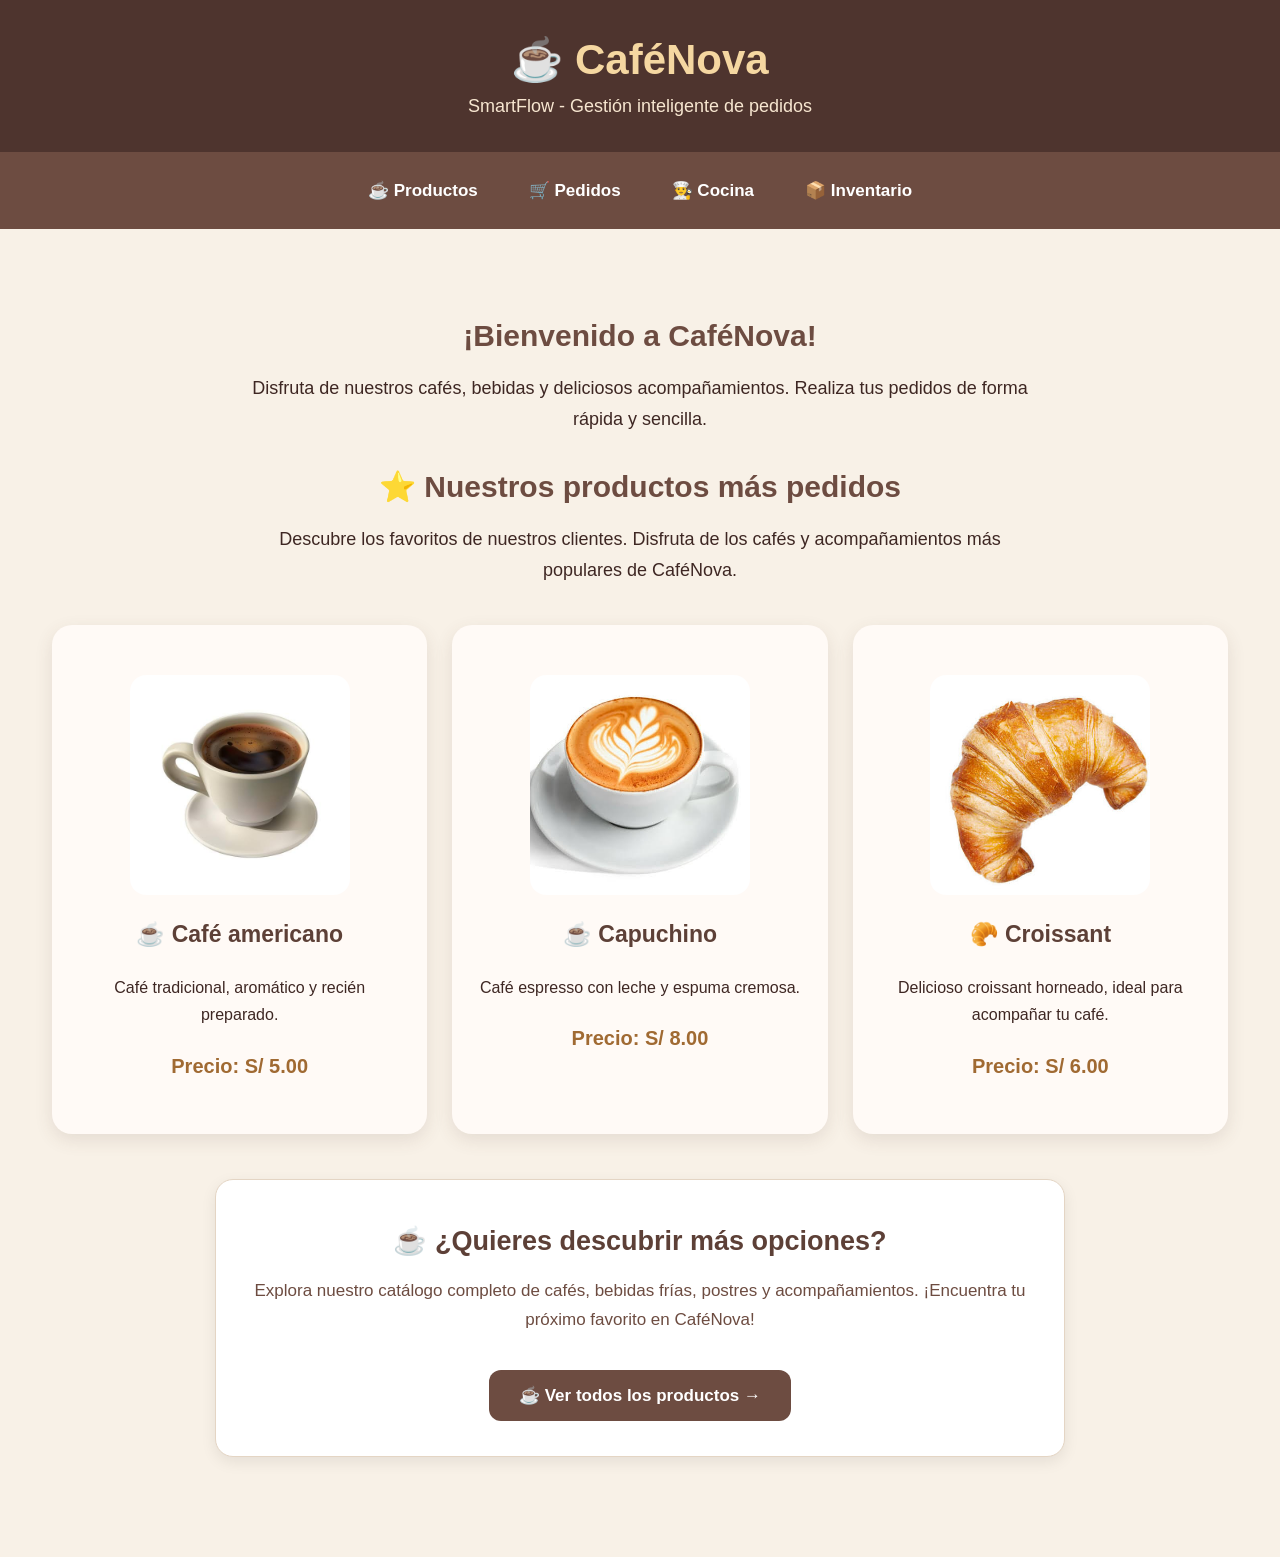
<file: index.html>
<!DOCTYPE html>
<html lang="es">
<head>
    <meta charset="UTF-8">
    <meta name="viewport" content="width=device-width, initial-scale=1.0">
    <title>CaféNova SmartFlow</title>
    <link rel="stylesheet" href="estilos.css">
</head>
<body>

    <header>
        <h1>☕ CaféNova</h1>
        <p>SmartFlow - Gestión inteligente de pedidos</p>
    </header>

<nav class="menu-principal">
    <a href="productos.html">☕ Productos</a>
    <a href="#pedidos">🛒 Pedidos</a>
    <a href="#cocina">👨‍🍳 Cocina</a>
    <a href="#inventario">📦 Inventario</a>
</nav>

    <main>
        <h2>¡Bienvenido a CaféNova!</h2>

        <p>
            Disfruta de nuestros cafés, bebidas
            y deliciosos acompañamientos.
            Realiza tus pedidos de forma rápida
            y sencilla.
        </p>

        <h2>⭐ Nuestros productos más pedidos</h2>

        <p>
    Descubre los favoritos de nuestros clientes.
    Disfruta de los cafés y acompañamientos
    más populares de CaféNova.
</p>
        
<section class="catalogo-productos">

    <div class="producto">
        <img src="imagenes/americano.jpg" alt="Café americano">
        <h3>☕ Café americano</h3>
        <p>Café tradicional, aromático y recién preparado.</p>
        <h4>Precio: S/ 5.00</h4>
    </div>

    <div class="producto">
        <img src="imagenes/capuchino.jpg" alt="Capuchino">
        <h3>☕ Capuchino</h3>
        <p>Café espresso con leche y espuma cremosa.</p>
        <h4>Precio: S/ 8.00</h4>
    </div>

    <div class="producto">
        <img src="imagenes/croissant.jpg" alt="Croissant">
        <h3>🥐 Croissant</h3>
        <p>Delicioso croissant horneado, ideal para acompañar tu café.</p>
        <h4>Precio: S/ 6.00</h4>
    </div>

</section>

<section class="descubrir-productos">

    <h2>☕ ¿Quieres descubrir más opciones?</h2>

    <p>
        Explora nuestro catálogo completo de cafés,
        bebidas frías, postres y acompañamientos.
        ¡Encuentra tu próximo favorito en CaféNova!
    </p>

    <a href="productos.html" class="boton-productos">
    ☕ Ver todos los productos →
</a>

</section>

    </main>

</body>
</html>
</file>
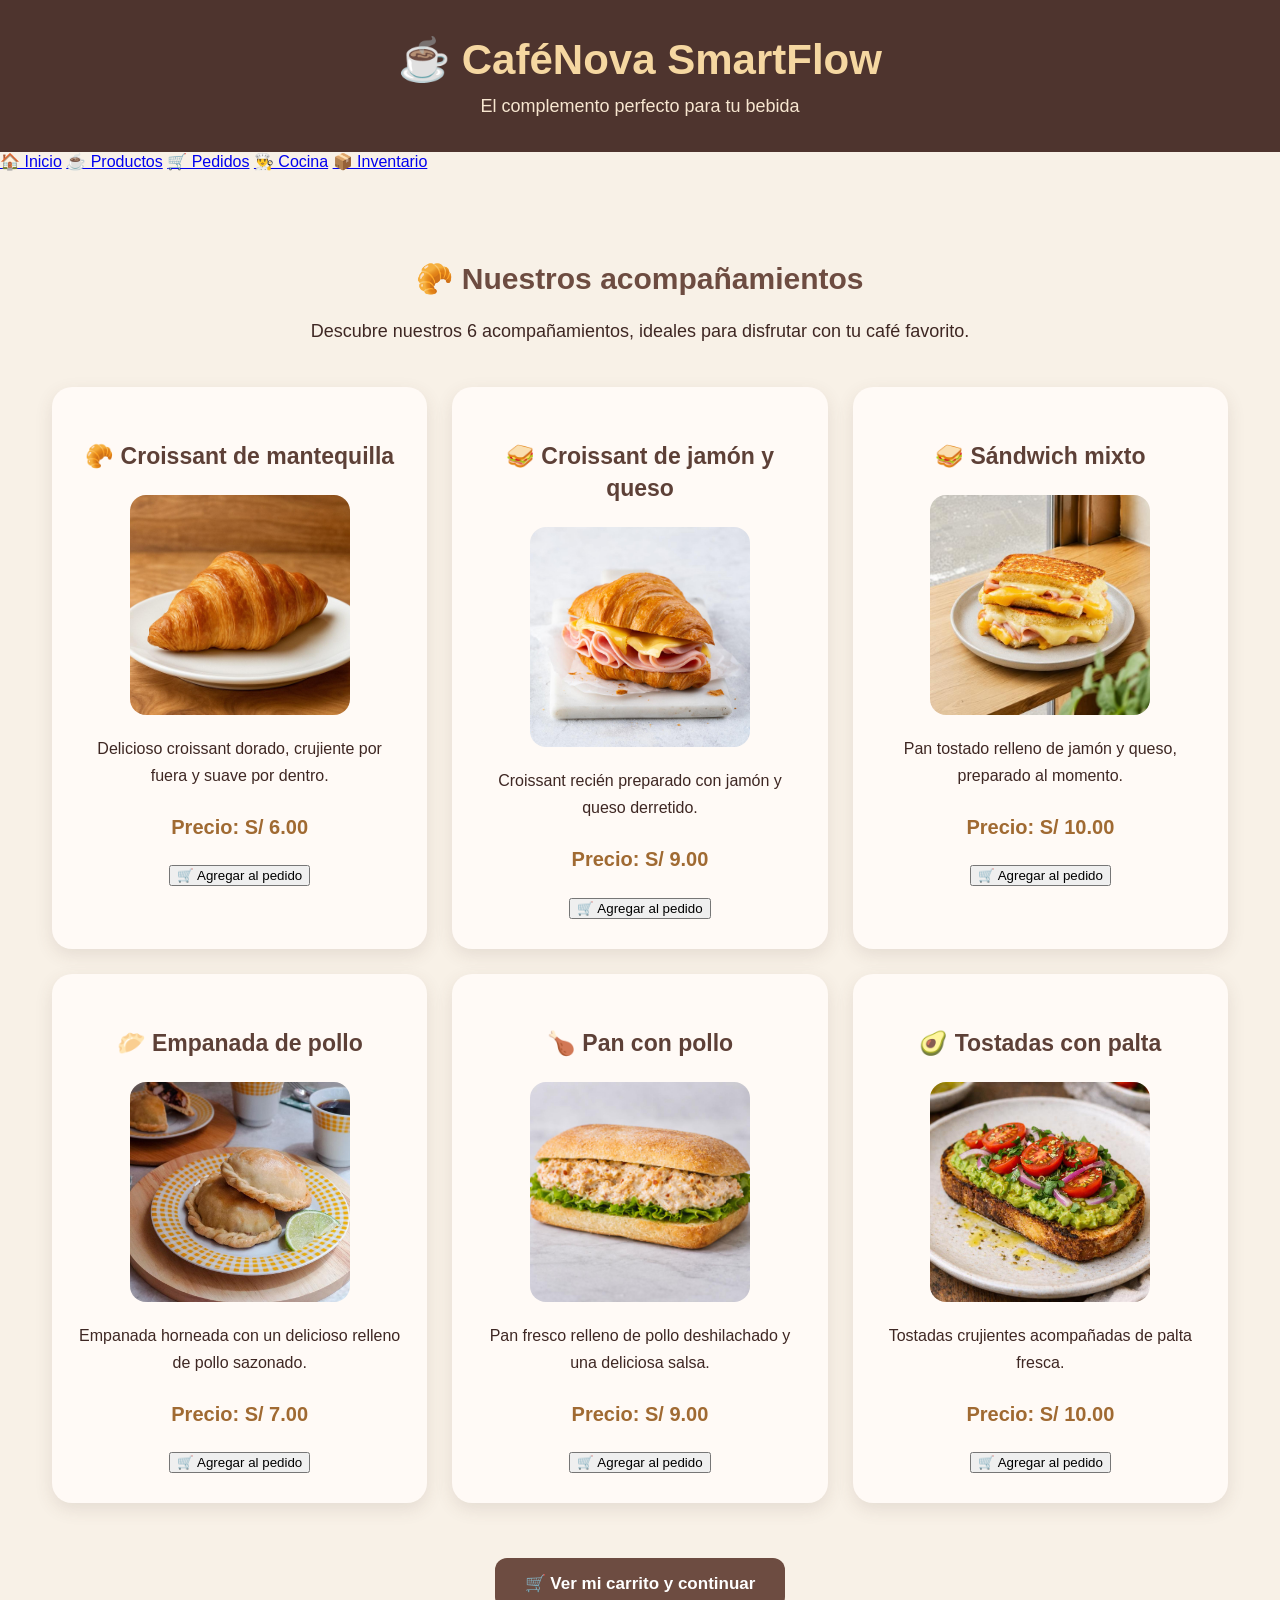
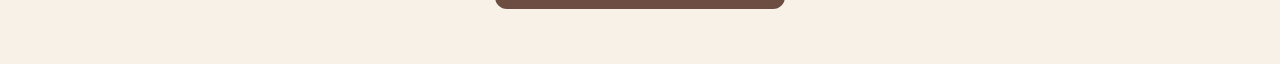
<file: acompanamientos.html>
<!DOCTYPE html>
<html lang="es">
<head>
    <meta charset="UTF-8">
    <meta name="viewport"
          content="width=device-width, initial-scale=1.0">
    <title>Acompañamientos - CaféNova</title>
    <link rel="stylesheet" href="estilos.css">
</head>

<body class="pagina-acompanamientos">

    <header>
        <h1>☕ CaféNova SmartFlow</h1>
        <p>El complemento perfecto para tu bebida</p>
    </header>

    <nav>
        <a href="index.html">🏠 Inicio</a>
        <a href="productos.html">☕ Productos</a>
        <a href="pedidos.html">🛒 Pedidos</a>
        <a href="cocina.html">👨‍🍳 Cocina</a>
        <a href="inventario.html">📦 Inventario</a>
    </nav>

    <main>
        <h2>🥐 Nuestros acompañamientos</h2>
        <p>
            Descubre nuestros 6 acompañamientos,
            ideales para disfrutar con tu café favorito.
        </p>

        <section class="catalogo-productos">

            <!-- 1. Croissant de mantequilla -->
            <div class="producto">
                <h3>🥐 Croissant de mantequilla</h3>
                <img src="imagenes/acompanamientos/Croissant de mantequilla.jpg"
     alt="Croissant de mantequilla">
                <p>Delicioso croissant dorado, crujiente por fuera y suave por dentro.</p>
                <h4>Precio: S/ 6.00</h4>

                <button type="button" class="boton-agregar"
                    onclick="agregarAlCarrito('Croissant de mantequilla', 6.00)">
                    🛒 Agregar al pedido
                </button>
            </div>

            <!-- 2. Croissant de jamón y queso -->
            <div class="producto">
                <h3>🥪 Croissant de jamón y queso</h3>
                <img src="imagenes/acompanamientos/Croissant de jamón y queso.jpg"
     alt="Croissant de jamón y queso">
                <p>Croissant recién preparado con jamón y queso derretido.</p>
                <h4>Precio: S/ 9.00</h4>

                <button type="button" class="boton-agregar"
                    onclick="agregarAlCarrito('Croissant de jamón y queso', 9.00)">
                    🛒 Agregar al pedido
                </button>
            </div>

            <!-- 3. Sándwich mixto -->
            <div class="producto">
                <h3>🥪 Sándwich mixto</h3>
                <img src="imagenes/acompanamientos/Sándwich mixto.jpg"
     alt="Sándwich mixto">
                <p>Pan tostado relleno de jamón y queso, preparado al momento.</p>
                <h4>Precio: S/ 10.00</h4>

                <button type="button" class="boton-agregar"
                    onclick="agregarAlCarrito('Sándwich mixto', 10.00)">
                    🛒 Agregar al pedido
                </button>
            </div>

            <!-- 4. Empanada de pollo -->
            <div class="producto">
                <h3>🥟 Empanada de pollo</h3>
                <img src="imagenes/acompanamientos/Empanada de pollo.jpg"
     alt="Empanada de pollo">
                <p>Empanada horneada con un delicioso relleno de pollo sazonado.</p>
                <h4>Precio: S/ 7.00</h4>

                <button type="button" class="boton-agregar"
                    onclick="agregarAlCarrito('Empanada de pollo', 7.00)">
                    🛒 Agregar al pedido
                </button>
            </div>

            <!-- 5. Pan con pollo -->
            <div class="producto">
                <h3>🍗 Pan con pollo</h3>
                <img src="imagenes/acompanamientos/Pan con pollo.jpg"
     alt="Pan con pollo">
                <p>Pan fresco relleno de pollo deshilachado y una deliciosa salsa.</p>
                <h4>Precio: S/ 9.00</h4>

                <button type="button" class="boton-agregar"
                    onclick="agregarAlCarrito('Pan con pollo', 9.00)">
                    🛒 Agregar al pedido
                </button>
            </div>

            <!-- 6. Tostadas con palta -->
            <div class="producto">
                <h3>🥑 Tostadas con palta</h3>
                <img src="imagenes/acompanamientos/Tostadas con palta.jpg"
     alt="Tostadas con palta">
                <p>Tostadas crujientes acompañadas de palta fresca.</p>
                <h4>Precio: S/ 10.00</h4>

                <button type="button" class="boton-agregar"
                    onclick="agregarAlCarrito('Tostadas con palta', 10.00)">
                    🛒 Agregar al pedido
                </button>
            </div>

        </section>

        <a href="pedidos.html" class="boton-productos">
            🛒 Ver mi carrito y continuar
        </a>

    </main>

    <script src="carrito.js"></script>
</body>
</html>
</file>
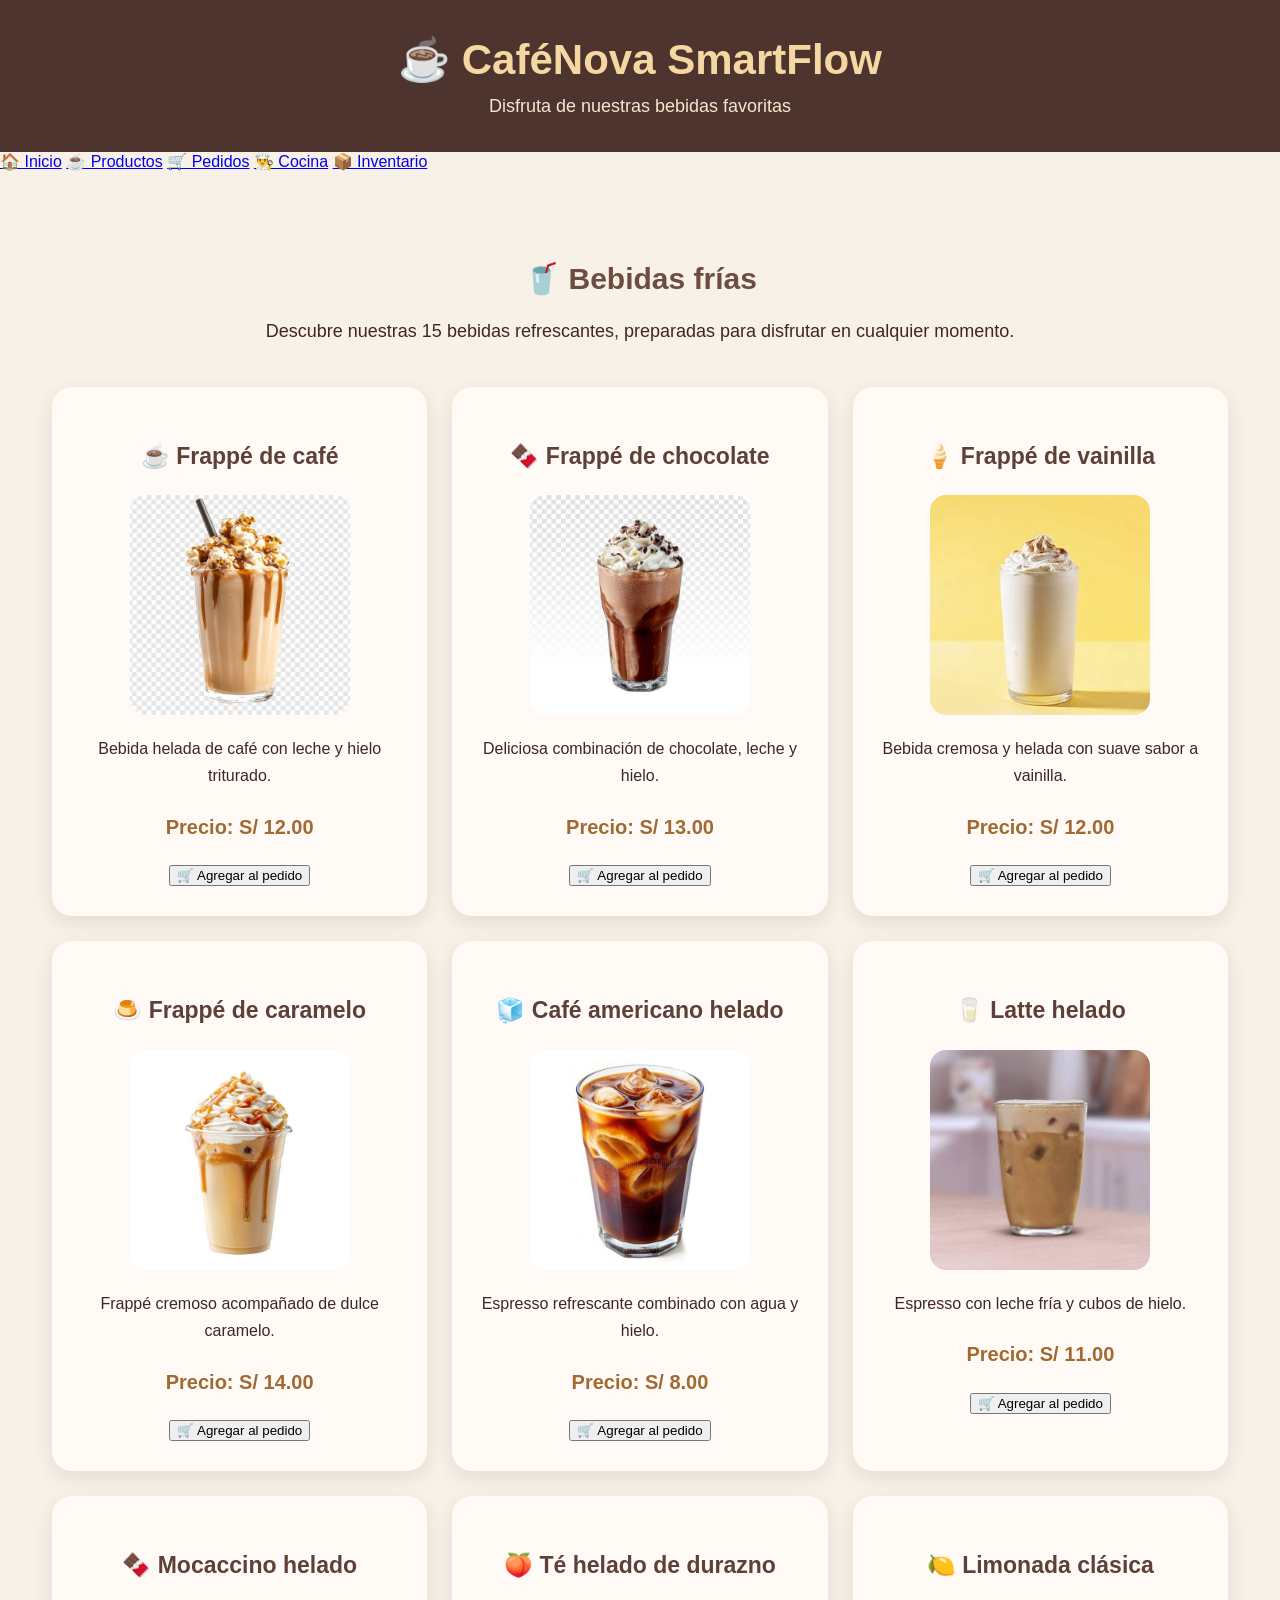
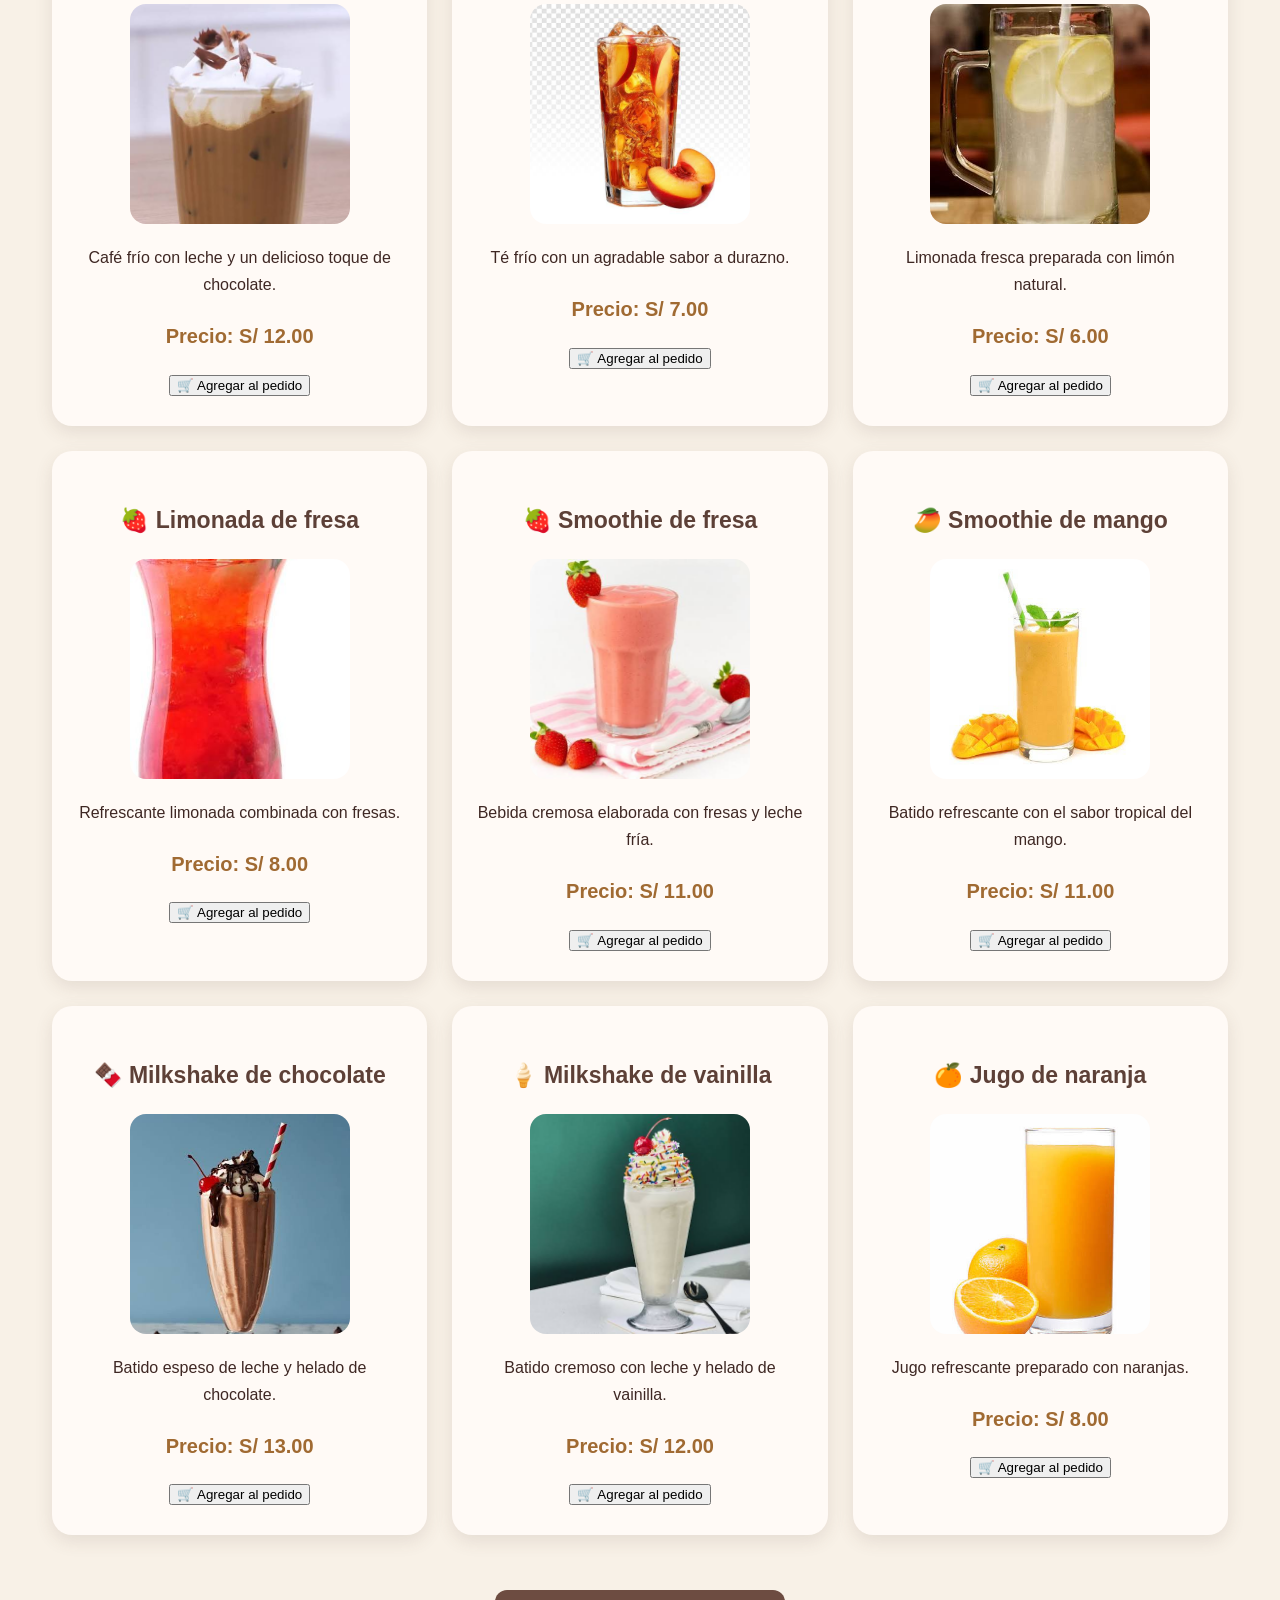
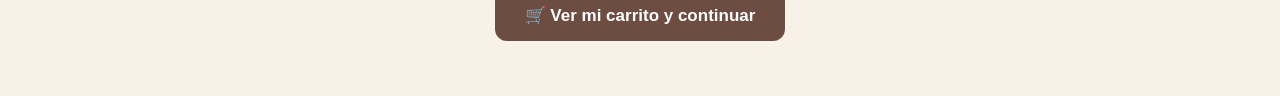
<file: bebidas.html>
<!DOCTYPE html>
<html lang="es">
<head>
    <meta charset="UTF-8">
    <meta name="viewport" content="width=device-width, initial-scale=1.0">
    <title>Bebidas frías - CaféNova</title>
    <link rel="stylesheet" href="estilos.css">
</head>

<body class="pagina-bebidas">

    <header>
        <h1>☕ CaféNova SmartFlow</h1>
        <p>Disfruta de nuestras bebidas favoritas</p>
    </header>

    <nav>
        <a href="index.html">🏠 Inicio</a>
        <a href="productos.html">☕ Productos</a>
        <a href="pedidos.html">🛒 Pedidos</a>
        <a href="cocina.html">👨‍🍳 Cocina</a>
        <a href="inventario.html">📦 Inventario</a>
    </nav>

    <main>
        <h2>🥤 Bebidas frías</h2>
        <p>
            Descubre nuestras 15 bebidas refrescantes,
            preparadas para disfrutar en cualquier momento.
        </p>

        <section class="catalogo-productos">
            <!-- 1. Frappé de café --> 
             <div class="producto">
    <h3>☕ Frappé de café</h3>
    <img src="imagenes/bebidas/frappe-cafe.jpg" alt="Frappé de café">
    <p>Bebida helada de café con leche y hielo triturado.</p>
    <h4>Precio: S/ 12.00</h4>
    <button type="button" class="boton-agregar"
        onclick="agregarAlCarrito('Frappé de café', 12.00)">
        🛒 Agregar al pedido
    </button>
</div>
<!-- 2. Frappé de chocolate -->
 <div class="producto">
    <h3>🍫 Frappé de chocolate</h3>
    <img src="imagenes/bebidas/frappe-chocolate.jpg" alt="Frappé de chocolate">
    <p>Deliciosa combinación de chocolate, leche y hielo.</p>
    <h4>Precio: S/ 13.00</h4>
    <button type="button" class="boton-agregar"
        onclick="agregarAlCarrito('Frappé de chocolate', 13.00)">
        🛒 Agregar al pedido
    </button>
</div>

<!-- 3. Frappé de vainilla -->
<div class="producto">
    <h3>🍦 Frappé de vainilla</h3>
    <img src="imagenes/bebidas/frappe-vainilla.jpg" alt="Frappé de vainilla">
    <p>Bebida cremosa y helada con suave sabor a vainilla.</p>
    <h4>Precio: S/ 12.00</h4>
    <button type="button" class="boton-agregar"
        onclick="agregarAlCarrito('Frappé de vainilla', 12.00)">
        🛒 Agregar al pedido
    </button>
</div>

<!-- 4. Frappé de caramelo -->
<div class="producto">
    <h3>🍮 Frappé de caramelo</h3>
    <img src="imagenes/bebidas/frappe-caramelo.jpg" alt="Frappé de caramelo">
    <p>Frappé cremoso acompañado de dulce caramelo.</p>
    <h4>Precio: S/ 14.00</h4>
    <button type="button" class="boton-agregar"
        onclick="agregarAlCarrito('Frappé de caramelo', 14.00)">
        🛒 Agregar al pedido
    </button>
</div>

<!-- 5. Café americano helado -->
<div class="producto">
    <h3>🧊 Café americano helado</h3>
    <img src="imagenes/bebidas/americano-helado.jpg" alt="Café americano helado">
    <p>Espresso refrescante combinado con agua y hielo.</p>
    <h4>Precio: S/ 8.00</h4>
    <button type="button" class="boton-agregar"
        onclick="agregarAlCarrito('Café americano helado', 8.00)">
        🛒 Agregar al pedido
    </button>
</div>

<!-- 6. Latte helado -->
<div class="producto">
    <h3>🥛 Latte helado</h3>
    <img src="imagenes/bebidas/latte-helado.jpg" alt="Latte helado">
    <p>Espresso con leche fría y cubos de hielo.</p>
    <h4>Precio: S/ 11.00</h4>
    <button type="button" class="boton-agregar"
        onclick="agregarAlCarrito('Latte helado', 11.00)">
        🛒 Agregar al pedido
    </button>
</div>

<!-- 7. Mocaccino helado -->
<div class="producto">
    <h3>🍫 Mocaccino helado</h3>
    <img src="imagenes/bebidas/mocaccino-helado.jpg" alt="Mocaccino helado">
    <p>Café frío con leche y un delicioso toque de chocolate.</p>
    <h4>Precio: S/ 12.00</h4>
    <button type="button" class="boton-agregar"
        onclick="agregarAlCarrito('Mocaccino helado', 12.00)">
        🛒 Agregar al pedido
    </button>
</div>

<!-- 8. Té helado de durazno -->
<div class="producto">
    <h3>🍑 Té helado de durazno</h3>
    <img src="imagenes/bebidas/te-durazno.jpg" alt="Té helado de durazno">
    <p>Té frío con un agradable sabor a durazno.</p>
    <h4>Precio: S/ 7.00</h4>
    <button type="button" class="boton-agregar"
        onclick="agregarAlCarrito('Té helado de durazno', 7.00)">
        🛒 Agregar al pedido
    </button>
</div>

<!-- 9. Limonada clásica -->
<div class="producto">
    <h3>🍋 Limonada clásica</h3>
    <img src="imagenes/bebidas/limonada.jpg" alt="Limonada clásica">
    <p>Limonada fresca preparada con limón natural.</p>
    <h4>Precio: S/ 6.00</h4>
    <button type="button" class="boton-agregar"
        onclick="agregarAlCarrito('Limonada clásica', 6.00)">
        🛒 Agregar al pedido
    </button>
</div>

<!-- 10. Limonada de fresa -->
<div class="producto">
    <h3>🍓 Limonada de fresa</h3>
    <img src="imagenes/bebidas/limonada-fresa.jpg" alt="Limonada de fresa">
    <p>Refrescante limonada combinada con fresas.</p>
    <h4>Precio: S/ 8.00</h4>
    <button type="button" class="boton-agregar"
        onclick="agregarAlCarrito('Limonada de fresa', 8.00)">
        🛒 Agregar al pedido
    </button>
</div>

<!-- 11. Smoothie de fresa -->
<div class="producto">
    <h3>🍓 Smoothie de fresa</h3>
    <img src="imagenes/bebidas/smoothie-fresa.jpg" alt="Smoothie de fresa">
    <p>Bebida cremosa elaborada con fresas y leche fría.</p>
    <h4>Precio: S/ 11.00</h4>
    <button type="button" class="boton-agregar"
        onclick="agregarAlCarrito('Smoothie de fresa', 11.00)">
        🛒 Agregar al pedido
    </button>
</div>

<!-- 12. Smoothie de mango -->
<div class="producto">
    <h3>🥭 Smoothie de mango</h3>
    <img src="imagenes/bebidas/smoothie-mango.jpg" alt="Smoothie de mango">
    <p>Batido refrescante con el sabor tropical del mango.</p>
    <h4>Precio: S/ 11.00</h4>
    <button type="button" class="boton-agregar"
        onclick="agregarAlCarrito('Smoothie de mango', 11.00)">
        🛒 Agregar al pedido
    </button>
</div>

<!-- 13. Milkshake de chocolate -->
<div class="producto">
    <h3>🍫 Milkshake de chocolate</h3>
    <img src="imagenes/bebidas/milkshake-chocolate.jpg" alt="Milkshake de chocolate">
    <p>Batido espeso de leche y helado de chocolate.</p>
    <h4>Precio: S/ 13.00</h4>
    <button type="button" class="boton-agregar"
        onclick="agregarAlCarrito('Milkshake de chocolate', 13.00)">
        🛒 Agregar al pedido
    </button>
</div>

<!-- 14. Milkshake de vainilla -->
<div class="producto">
    <h3>🍦 Milkshake de vainilla</h3>
    <img src="imagenes/bebidas/milkshake-vainilla.jpg" alt="Milkshake de vainilla">
    <p>Batido cremoso con leche y helado de vainilla.</p>
    <h4>Precio: S/ 12.00</h4>
    <button type="button" class="boton-agregar"
        onclick="agregarAlCarrito('Milkshake de vainilla', 12.00)">
        🛒 Agregar al pedido
    </button>
</div>

<!-- 15. Jugo de naranja -->
<div class="producto">
    <h3>🍊 Jugo de naranja</h3>
    <img src="imagenes/bebidas/jugo-naranja.jpg" alt="Jugo de naranja">
    <p>Jugo refrescante preparado con naranjas.</p>
    <h4>Precio: S/ 8.00</h4>
    <button type="button" class="boton-agregar"
        onclick="agregarAlCarrito('Jugo de naranja', 8.00)">
        🛒 Agregar al pedido
    </button>
</div>

        </section>

        <a href="pedidos.html" class="boton-productos">
            🛒 Ver mi carrito y continuar
        </a>
    </main>

    <script src="carrito.js"></script>

</body>
</html>
</file>
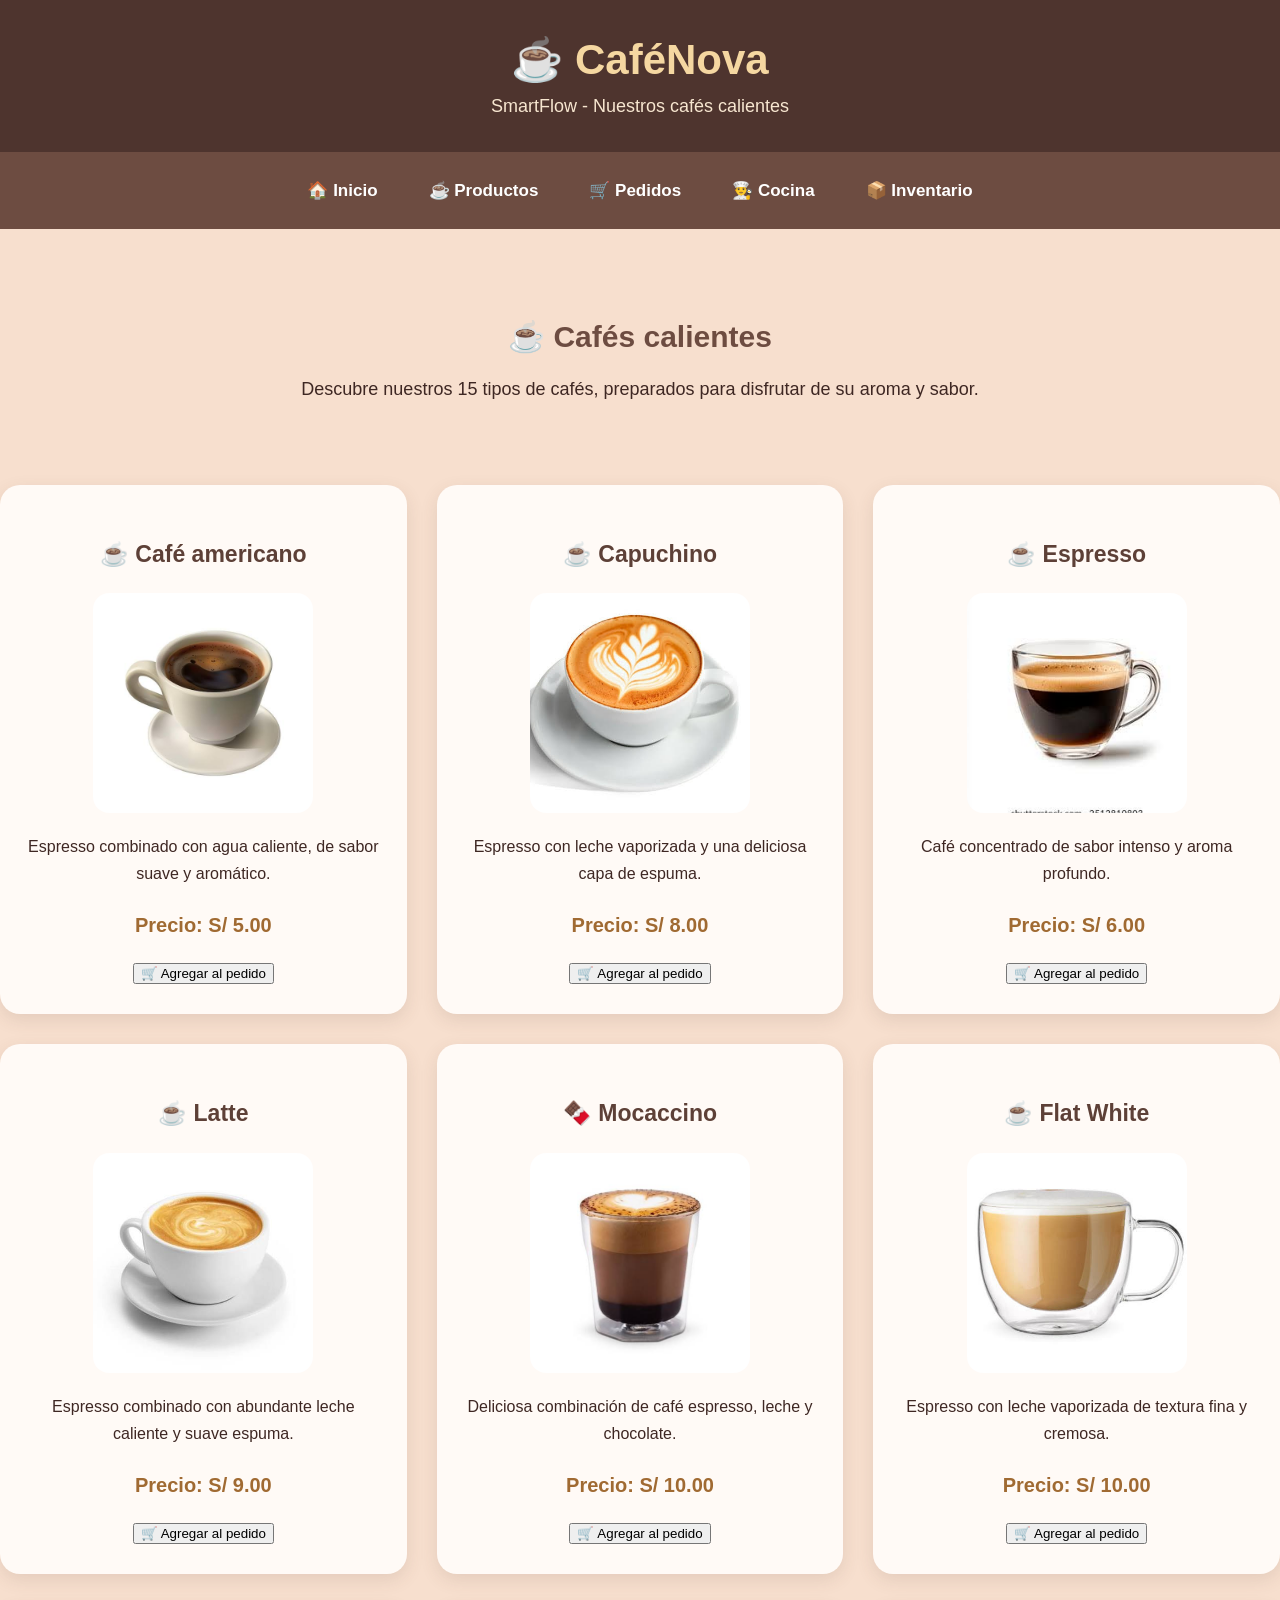
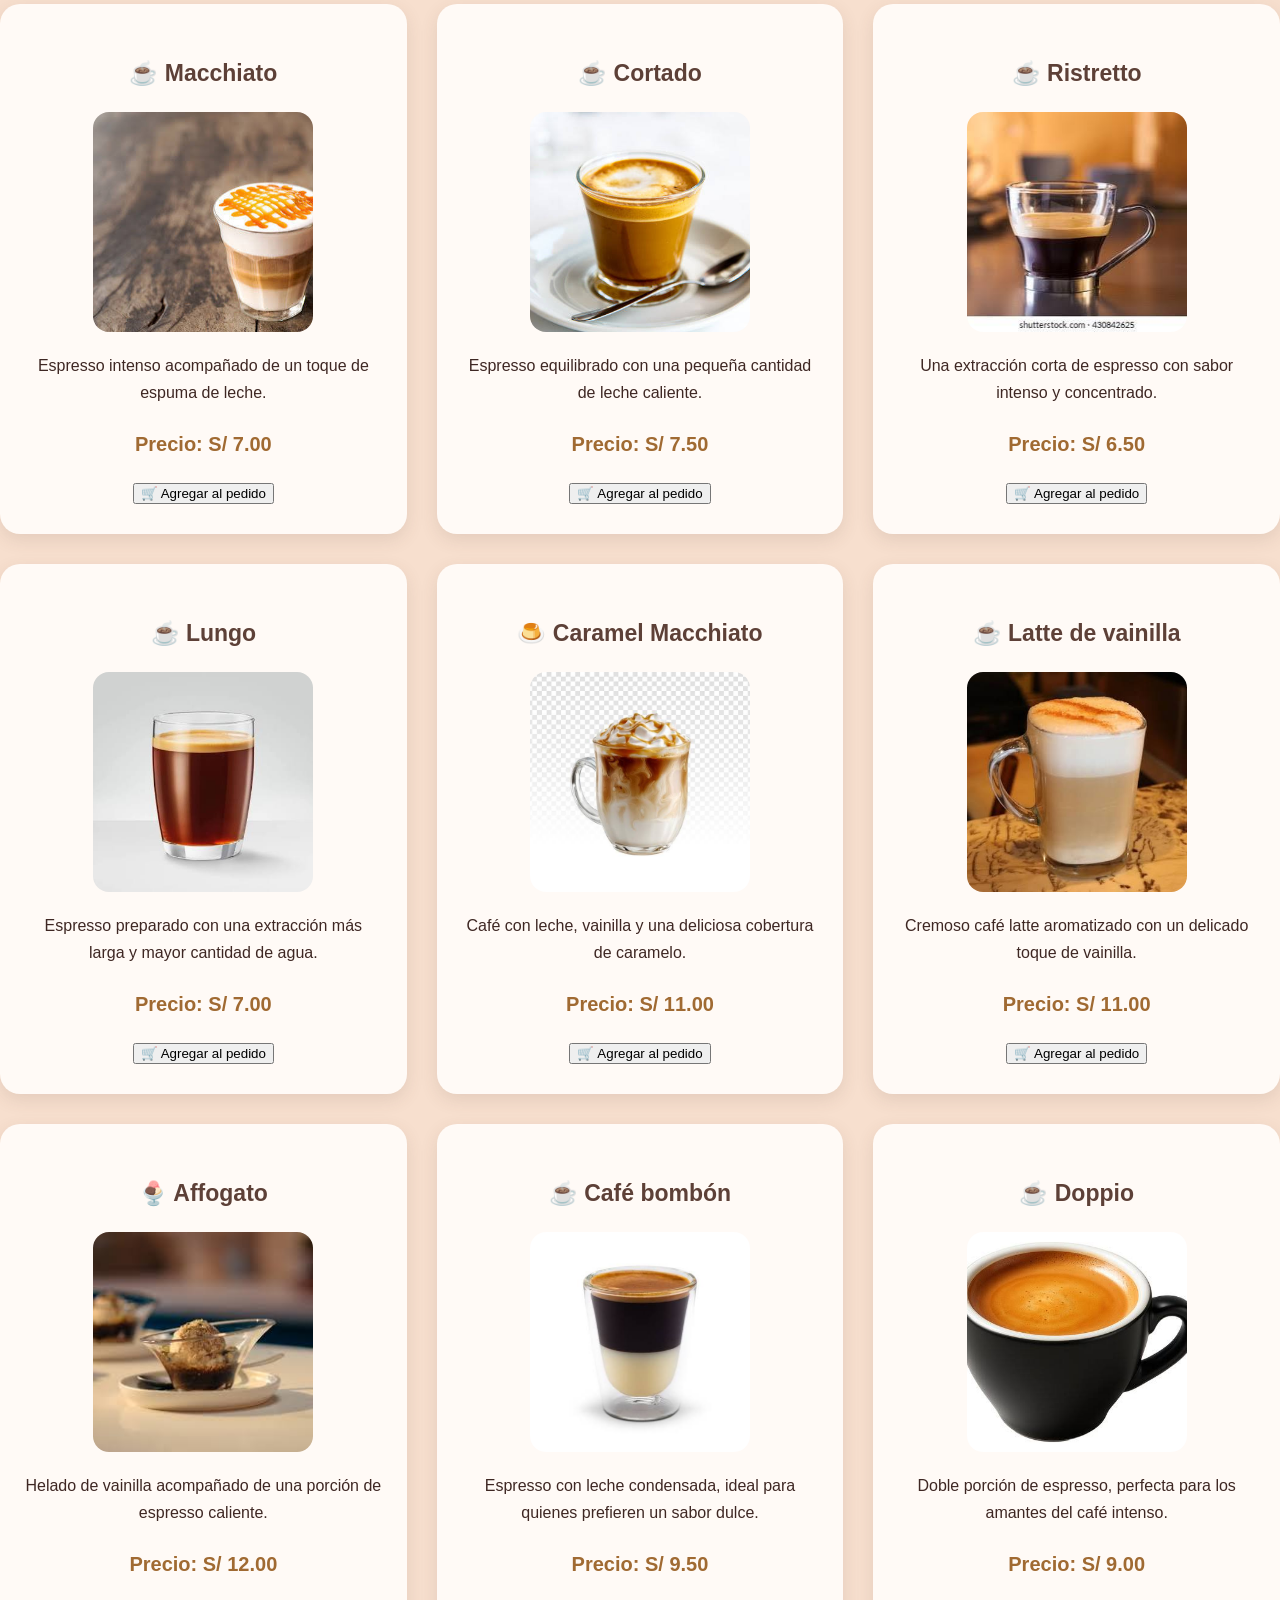
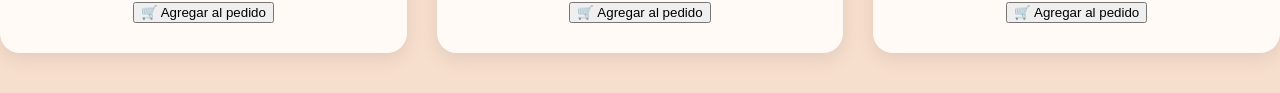
<file: cafes.html>
<!DOCTYPE html>
<html lang="es">
<head>
    <meta charset="UTF-8">
    <meta name="viewport" content="width=device-width, initial-scale=1.0">
    <title>Cafés calientes - CaféNova</title>
    <link rel="stylesheet" href="estilos.css">
</head>

<body class="pagina-cafes">

    <header>
        <h1>☕ CaféNova</h1>
        <p>SmartFlow - Nuestros cafés calientes</p>
    </header>

    <nav class="menu-principal">
        <a href="index.html">🏠 Inicio</a>
        <a href="productos.html">☕ Productos</a>
        <a href="pedidos.html">🛒 Pedidos</a>
        <a href="cocina.html">👨‍🍳 Cocina</a>
        <a href="inventario.html">📦 Inventario</a>
    </nav>

    <main>
        <h2>☕ Cafés calientes</h2>
        <p>
            Descubre nuestros 15 tipos de cafés,
            preparados para disfrutar de su aroma y sabor.
        </p>

    </main>

<section class="catalogo-productos">

    <div class="producto">
        <h3>☕ Café americano</h3>
        <img src="imagenes/cafes/americano.jpg" alt="Café americano">
        <p>Espresso combinado con agua caliente, de sabor suave y aromático.</p>
        <h4>Precio: S/ 5.00</h4>
        
<button type="button"
        class="boton-agregar"
        onclick="agregarAlCarrito('Café americano', 5.00)">
    🛒 Agregar al pedido
</button>

    </div>

    <div class="producto">
        <h3>☕ Capuchino</h3>
        <img src="imagenes/cafes/capuchino.jpg" alt="Capuchino">
        <p>Espresso con leche vaporizada y una deliciosa capa de espuma.</p>
        <h4>Precio: S/ 8.00</h4>
        <button type="button" class="boton-agregar"
        onclick="agregarAlCarrito('Capuchino', 8.00)">
        🛒 Agregar al pedido
    </button>
    </div>

    <div class="producto">
        <h3>☕ Espresso</h3>
        <img src="imagenes/cafes/espresso.jpg" alt="Espresso">
        <p>Café concentrado de sabor intenso y aroma profundo.</p>
        <h4>Precio: S/ 6.00</h4>
        <button type="button" class="boton-agregar"
        onclick="agregarAlCarrito('Espresso', 6.00)">
        🛒 Agregar al pedido
    </button>
    </div>

    <div class="producto">
        <h3>☕ Latte</h3>
        <img src="imagenes/cafes/latte.jpg" alt="Latte">
        <p>Espresso combinado con abundante leche caliente y suave espuma.</p>
        <h4>Precio: S/ 9.00</h4>
        <button type="button" class="boton-agregar"
        onclick="agregarAlCarrito('Latte', 9.00)">
        🛒 Agregar al pedido
    </button>
    </div>

    <div class="producto">
        <h3>🍫 Mocaccino</h3>
        <img src="imagenes/cafes/mocaccino.jpg" alt="Mocaccino">
        <p>Deliciosa combinación de café espresso, leche y chocolate.</p>
        <h4>Precio: S/ 10.00</h4>
        <button type="button" class="boton-agregar"
        onclick="agregarAlCarrito('Mocaccino', 10.00)">
        🛒 Agregar al pedido
    </button>
    </div>

    <div class="producto">
        <h3>☕ Flat White</h3>
        <img src="imagenes/cafes/flat-white.jpg" alt="Flat White">
        <p>Espresso con leche vaporizada de textura fina y cremosa.</p>
        <h4>Precio: S/ 10.00</h4>
        <button type="button" class="boton-agregar"
        onclick="agregarAlCarrito('Flat White', 10.00)">
        🛒 Agregar al pedido
    </button>
    </div>

    <div class="producto">
        <h3>☕ Macchiato</h3>
        <img src="imagenes/cafes/macchiato.jpg" alt="Macchiato">
        <p>Espresso intenso acompañado de un toque de espuma de leche.</p>
        <h4>Precio: S/ 7.00</h4>
        <button type="button" class="boton-agregar"
        onclick="agregarAlCarrito('Macchiato', 7.00)">
        🛒 Agregar al pedido
    </button>
    </div>

    <div class="producto">
        <h3>☕ Cortado</h3>
        <img src="imagenes/cafes/cortado.jpg" alt="Cortado">
        <p>Espresso equilibrado con una pequeña cantidad de leche caliente.</p>
        <h4>Precio: S/ 7.50</h4>
        <button type="button" class="boton-agregar"
        onclick="agregarAlCarrito('Cortado', 7.50)">
        🛒 Agregar al pedido
    </button>
    </div>

    <div class="producto">
        <h3>☕ Ristretto</h3>
        <img src="imagenes/cafes/ristretto.jpg" alt="Ristretto">
        <p>Una extracción corta de espresso con sabor intenso y concentrado.</p>
        <h4>Precio: S/ 6.50</h4>
        <button type="button" class="boton-agregar"
        onclick="agregarAlCarrito('Ristretto', 6.50)">
        🛒 Agregar al pedido
    </button>
    </div>

    <div class="producto">
        <h3>☕ Lungo</h3>
        <img src="imagenes/cafes/lungo.jpg" alt="Lungo">
        <p>Espresso preparado con una extracción más larga y mayor cantidad de agua.</p>
        <h4>Precio: S/ 7.00</h4>
        <button type="button" class="boton-agregar"
        onclick="agregarAlCarrito('Lungo', 7.00)">
        🛒 Agregar al pedido
    </button>
    </div>

    <div class="producto">
        <h3>🍮 Caramel Macchiato</h3>
        <img src="imagenes/cafes/caramel-macchiato.jpg" alt="Caramel Macchiato">
        <p>Café con leche, vainilla y una deliciosa cobertura de caramelo.</p>
        <h4>Precio: S/ 11.00</h4>
        <button type="button" class="boton-agregar"
        onclick="agregarAlCarrito('Caramel Macchiato', 11.00)">
        🛒 Agregar al pedido
    </button>
    </div>

    <div class="producto">
        <h3>☕ Latte de vainilla</h3>
        <img src="imagenes/cafes/latte-vainilla.jpg" alt="Latte de vainilla">
        <p>Cremoso café latte aromatizado con un delicado toque de vainilla.</p>
        <h4>Precio: S/ 11.00</h4>
        <button type="button" class="boton-agregar"
        onclick="agregarAlCarrito('Latte de vainilla', 11.00)">
        🛒 Agregar al pedido
    </button>
    </div>

    <div class="producto">
        <h3>🍨 Affogato</h3>
        <img src="imagenes/cafes/affogato.jpg" alt="Affogato">
        <p>Helado de vainilla acompañado de una porción de espresso caliente.</p>
        <h4>Precio: S/ 12.00</h4>
        <button type="button" class="boton-agregar"
        onclick="agregarAlCarrito('Affogato', 12.00)">
        🛒 Agregar al pedido
    </button>
    </div>

    <div class="producto">
        <h3>☕ Café bombón</h3>
        <img src="imagenes/cafes/cafe-bombon.jpg" alt="Café bombón">
        <p>Espresso con leche condensada, ideal para quienes prefieren un sabor dulce.</p>
        <h4>Precio: S/ 9.50</h4>
        <button type="button" class="boton-agregar"
        onclick="agregarAlCarrito('Café bombón', 9.50)">
        🛒 Agregar al pedido
    </button>
    </div>

    <div class="producto">
        <h3>☕ Doppio</h3>
        <img src="imagenes/cafes/doppio.jpg" alt="Doppio">
        <p>Doble porción de espresso, perfecta para los amantes del café intenso.</p>
        <h4>Precio: S/ 9.00</h4>
        <button type="button" class="boton-agregar"
        onclick="agregarAlCarrito('Doppio', 9.00)">
        🛒 Agregar al pedido
    </button>
    </div>

</section>

<script src="carrito.js"></script>

</body>
</html>
</file>
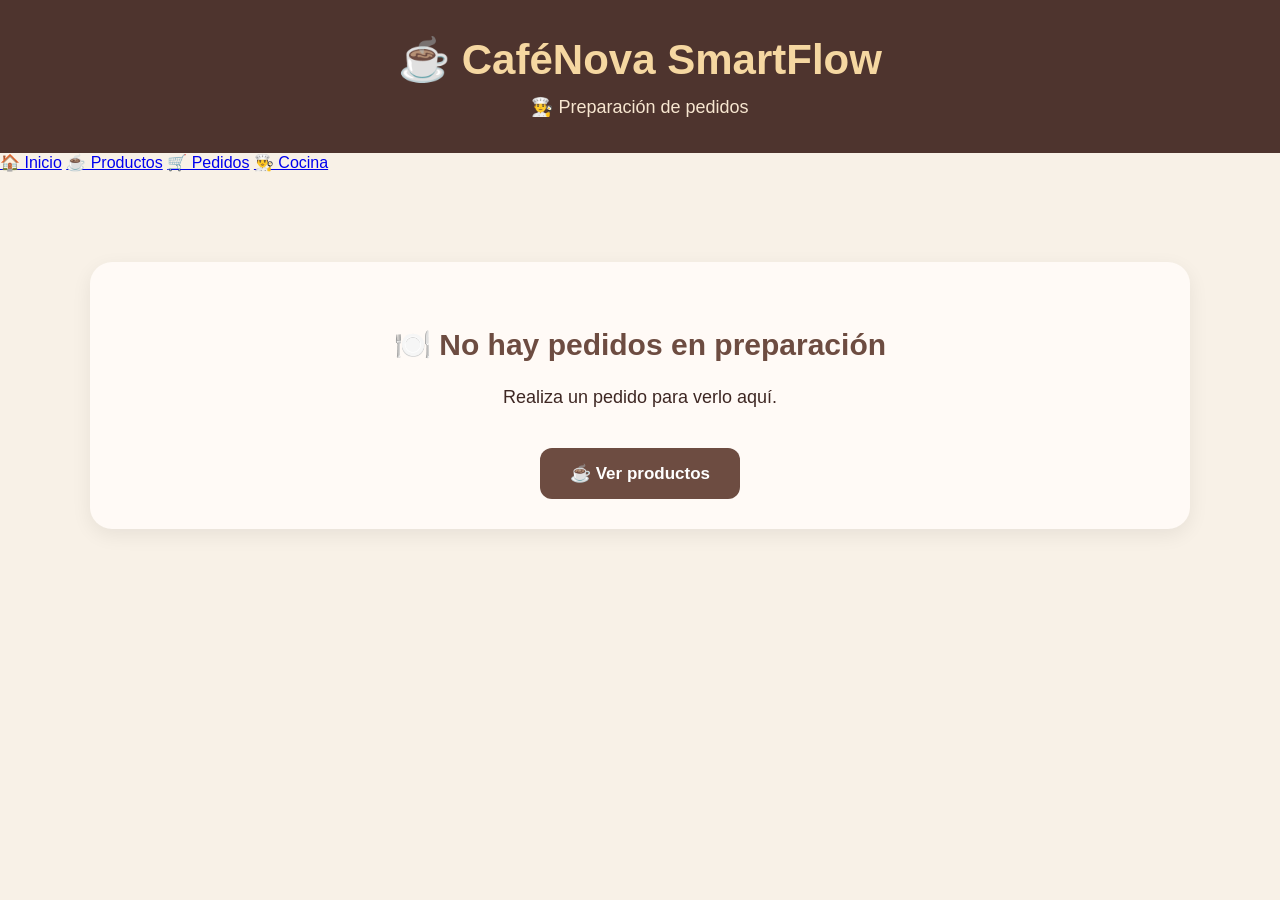
<file: cocina.html>
<!DOCTYPE html>
<html lang="es">
<head>
    <meta charset="UTF-8">
    <meta name="viewport" content="width=device-width, initial-scale=1.0">
    <title>Cocina - CaféNova SmartFlow</title>
    <link rel="stylesheet" href="estilos.css">

    <style>
        .panel-cocina {
            max-width: 1100px;
            margin: 35px auto;
            padding: 30px;
            background: #fffaf6;
            border-radius: 22px;
            text-align: center;
            box-shadow: 0 6px 20px #00000012;
        }

        .resumen-tiempo {
            display: grid;
            grid-template-columns: repeat(2, 1fr);
            gap: 20px;
            margin: 25px 0;
        }

        .cuadro-resumen {
            background: #f3e5d7;
            padding: 25px;
            border-radius: 18px;
        }

        .cuadro-resumen h2 {
            font-size: 38px;
            margin: 12px 0;
            color: #5d4037;
        }

        .cuadro-oscuro {
            background: #5d4037;
            color: white;
        }

        .cuadro-oscuro h2 {
            color: white;
        }

        .lista-preparacion {
            display: grid;
            grid-template-columns: repeat(
                auto-fit,
                minmax(260px, 1fr)
            );
            gap: 20px;
            margin: 30px 0;
        }

        .tarjeta-preparacion {
            background: #f7ebdf;
            padding: 25px;
            border-radius: 17px;
            text-align: left;
        }

        .tarjeta-preparacion h3 {
            color: #5d4037;
            margin-top: 0;
        }

        .tiempo-individual {
            font-size: 28px;
            color: #795548;
            font-weight: bold;
            margin: 12px 0;
            font-variant-numeric: tabular-nums;
        }

        .barra-cocina {
            height: 13px;
            background: #e1cebb;
            border-radius: 20px;
            overflow: hidden;
            margin-top: 15px;
        }

        .avance-cocina {
            height: 100%;
            width: 0%;
            background: #68a875;
            transition: width 1s linear;
        }

        .estado-producto {
            font-weight: bold;
            color: #795548;
        }

        .reloj-general {
            background: #5d4037;
            color: white;
            border-radius: 20px;
            padding: 28px;
            margin-top: 25px;
        }

        .reloj-general h2 {
            color: white;
            font-size: 48px;
            margin: 12px 0;
            font-variant-numeric: tabular-nums;
        }

        .mensaje-cocina {
            color: #5d4037;
            font-weight: bold;
            font-size: 22px;
            margin: 20px 0;
        }

        @media (max-width: 600px) {
            .resumen-tiempo {
                grid-template-columns: 1fr;
            }

            .panel-cocina {
                padding: 18px;
            }
        }
    </style>
</head>

<body>
    <header>
        <h1>☕ CaféNova SmartFlow</h1>
        <p>👨‍🍳 Preparación de pedidos</p>
    </header>

    <nav>
        <a href="index.html">🏠 Inicio</a>
        <a href="productos.html">☕ Productos</a>
        <a href="pedidos.html">🛒 Pedidos</a>
        <a href="cocina.html">👨‍🍳 Cocina</a>
    </nav>

    <main>
        <section class="panel-cocina">

            <div id="sin-pedido" hidden>
                <h2>🍽️ No hay pedidos en preparación</h2>
                <p>
                    Realiza un pedido para verlo aquí.
                </p>
                <a href="productos.html" class="boton-productos">
                    ☕ Ver productos
                </a>
            </div>

            <div id="contenido-cocina" hidden>

                <h2>👨‍🍳 Preparando tu pedido</h2>

                <p class="mensaje-cocina"
                   id="estado-general">
                    ⏳ Pedido en preparación
                </p>

                <div class="resumen-tiempo">

                    <div class="cuadro-resumen">
                        <p>📦 Productos pedidos</p>
                        <h2 id="cantidad-total">0</h2>
                    </div>

                    <div class="cuadro-resumen cuadro-oscuro">
                        <p>⏱️ Tiempo total de preparación</p>
                        <h2 id="tiempo-inicial">00:00</h2>
                    </div>

                </div>

                <h2>🍽️ Detalle de preparación</h2>

                <div class="lista-preparacion"
                     id="lista-preparacion">
                </div>

                <div class="reloj-general">
                    <p>⏳ Tiempo restante del pedido</p>
                    <h2 id="cronometro-general">00:00</h2>
                </div>

                <div class="barra-cocina">
                    <div class="avance-cocina"
                         id="avance-general"></div>
                </div>

            </div>

        </section>
    </main>

    <script>
        // Minutos de preparación por unidad
        const tiemposPreparacion = {
            // Cafés calientes
            "Café americano": 3,
            "Capuchino": 5,
            "Espresso": 2,
            "Latte": 5,
            "Mocaccino": 6,
            "Flat White": 5,
            "Macchiato": 3,
            "Cortado": 3,
            "Ristretto": 2,
            "Lungo": 3,
            "Caramel Macchiato": 6,
            "Latte de vainilla": 6,
            "Affogato": 5,
            "Café bombón": 4,
            "Doppio": 3,

            // Bebidas frías
            "Frappé de café": 6,
            "Frappé de chocolate": 7,
            "Frappé de vainilla": 6,
            "Frappé de caramelo": 7,
            "Café americano helado": 4,
            "Latte helado": 5,
            "Mocaccino helado": 6,
            "Té helado de durazno": 3,
            "Limonada clásica": 3,
            "Limonada de fresa": 4,
            "Smoothie de fresa": 5,
            "Smoothie de mango": 5,
            "Milkshake de chocolate": 6,
            "Milkshake de vainilla": 6,
            "Jugo de naranja": 4,

            // Postres
            "Torta de chocolate": 2,
            "Cheesecake de fresa": 2,
            "Brownie de chocolate": 2,
            "Tiramisú": 2,
            "Alfajor": 1,
            "Pie de limón": 2,

            // Acompañamientos
            "Croissant de mantequilla": 3,
            "Croissant de jamón y queso": 5,
            "Sándwich mixto": 6,
            "Empanada de pollo": 5,
            "Pan con pollo": 6,
            "Tostadas con palta": 5
        };

        function formatearTiempo(segundos) {
            segundos = Math.max(0, Math.ceil(segundos));

            const horas = Math.floor(segundos / 3600);
            const minutos = Math.floor(
                (segundos % 3600) / 60
            );
            const resto = segundos % 60;

            const dosDigitos = valor =>
                String(valor).padStart(2, "0");

            if (horas > 0) {
                return dosDigitos(horas) + ":" +
                       dosDigitos(minutos) + ":" +
                       dosDigitos(resto);
            }

            return dosDigitos(minutos) + ":" +
                   dosDigitos(resto);
        }

        function cargarCocina() {
            let pedidos = [];

            try {
                pedidos = JSON.parse(
                    localStorage.getItem("cafenova_pedidos")
                ) || [];
            } catch (error) {
                pedidos = [];
            }

            const ultimoId = localStorage.getItem(
                "cafenova_ultimo_pedido"
            );

            const pedido = pedidos.find(
                elemento => elemento.id === ultimoId
            );

            if (!pedido || !Array.isArray(pedido.productos) ||
                pedido.productos.length === 0) {
                document.getElementById(
                    "sin-pedido"
                ).hidden = false;

                return;
            }

            document.getElementById(
                "contenido-cocina"
            ).hidden = false;

            const lista = document.getElementById(
                "lista-preparacion"
            );

            let cantidadTotal = 0;
            let tiempoTotal = 0;

            const preparaciones = [];

            // Crear un registro por producto
            pedido.productos.forEach(producto => {
                const cantidad = Math.max(
                    0,
                    Number(producto.cantidad) || 0
                );

                const tiempoUnidad =
                    tiemposPreparacion[producto.nombre] ?? 5;

                const duracion = tiempoUnidad * cantidad * 60;

                const inicio = tiempoTotal;

                tiempoTotal += duracion;
                cantidadTotal += cantidad;

                const tarjeta = document.createElement("div");
                tarjeta.className = "tarjeta-preparacion";

                const nombre = document.createElement("h3");
                nombre.textContent = "🍽️ " + producto.nombre;

                const textoCantidad = document.createElement("p");
                textoCantidad.textContent =
                    "Cantidad: " + cantidad;

                const textoTiempo = document.createElement("p");
                textoTiempo.textContent =
                    "Preparación: " + tiempoUnidad +
                    " min por unidad × " + cantidad;

                const reloj = document.createElement("div");
                reloj.className = "tiempo-individual";
                reloj.textContent = formatearTiempo(duracion);

                const estado = document.createElement("p");
                estado.className = "estado-producto";
                estado.textContent = "⏳ En espera";

                const barra = document.createElement("div");
                barra.className = "barra-cocina";

                const avance = document.createElement("div");
                avance.className = "avance-cocina";
                barra.appendChild(avance);

                tarjeta.append(
                    nombre,
                    textoCantidad,
                    textoTiempo,
                    reloj,
                    estado,
                    barra
                );

                lista.appendChild(tarjeta);

                preparaciones.push({
                    inicio: inicio,
                    duracion: duracion,
                    reloj: reloj,
                    estado: estado,
                    avance: avance
                });
            });

            document.getElementById(
                "cantidad-total"
            ).textContent = cantidadTotal;

            document.getElementById(
                "tiempo-inicial"
            ).textContent = formatearTiempo(tiempoTotal);

            const cronometroGeneral =
                document.getElementById("cronometro-general");

            const avanceGeneral =
                document.getElementById("avance-general");

            const estadoGeneral =
                document.getElementById("estado-general");

            // Usar la hora real de confirmación
            const fechaInicio = new Date(
                pedido.fecha
            ).getTime();

            const inicioReal = Number.isFinite(fechaInicio)
                ? fechaInicio
                : Date.now();

            let intervalo = null;

            function actualizarRelojes() {
                const transcurrido = Math.max(
                    0,
                    Math.floor(
                        (Date.now() - inicioReal) / 1000
                    )
                );

                const restanteGeneral = Math.max(
                    0,
                    tiempoTotal - transcurrido
                );

                cronometroGeneral.textContent =
                    formatearTiempo(restanteGeneral);

                // Actualizar el cronómetro de cada producto
                preparaciones.forEach(item => {
                    const transcurridoProducto =
                        Math.max(
                            0,
                            transcurrido - item.inicio
                        );

                    const restanteProducto =
                        Math.max(
                            0,
                            item.duracion - transcurridoProducto
                        );

                    item.reloj.textContent =
                        formatearTiempo(restanteProducto);

                    let porcentaje = 100;

                    if (item.duracion > 0) {
                        porcentaje = Math.min(
                            100,
                            transcurridoProducto /
                            item.duracion * 100
                        );
                    }

                    item.avance.style.width =
                        porcentaje + "%";

                    if (transcurrido < item.inicio) {
                        item.estado.textContent = "⏳ En espera";
                    } else if (restanteProducto > 0) {
                        item.estado.textContent =
                            "👨‍🍳 En preparación";
                    } else {
                        item.estado.textContent =
                            "✅ Preparación terminada";
                    }
                });

                const porcentajeGeneral = tiempoTotal > 0
                    ? Math.min(
                        100,
                        transcurrido / tiempoTotal * 100
                    )
                    : 100;

                avanceGeneral.style.width =
                    porcentajeGeneral + "%";

                if (restanteGeneral === 0) {
                    estadoGeneral.textContent =
                        "✅ ¡Todos tus productos están listos!";

                    clearInterval(intervalo);
                } else {
                    estadoGeneral.textContent =
                        "👨‍🍳 Preparando tu pedido...";
                }
            }

            actualizarRelojes();

            if (tiempoTotal > 0) {
                intervalo = setInterval(
                    actualizarRelojes,
                    1000
                );
            }
        }

        document.addEventListener(
            "DOMContentLoaded",
            cargarCocina
        );
    </script>

</body>
</html>
</file>
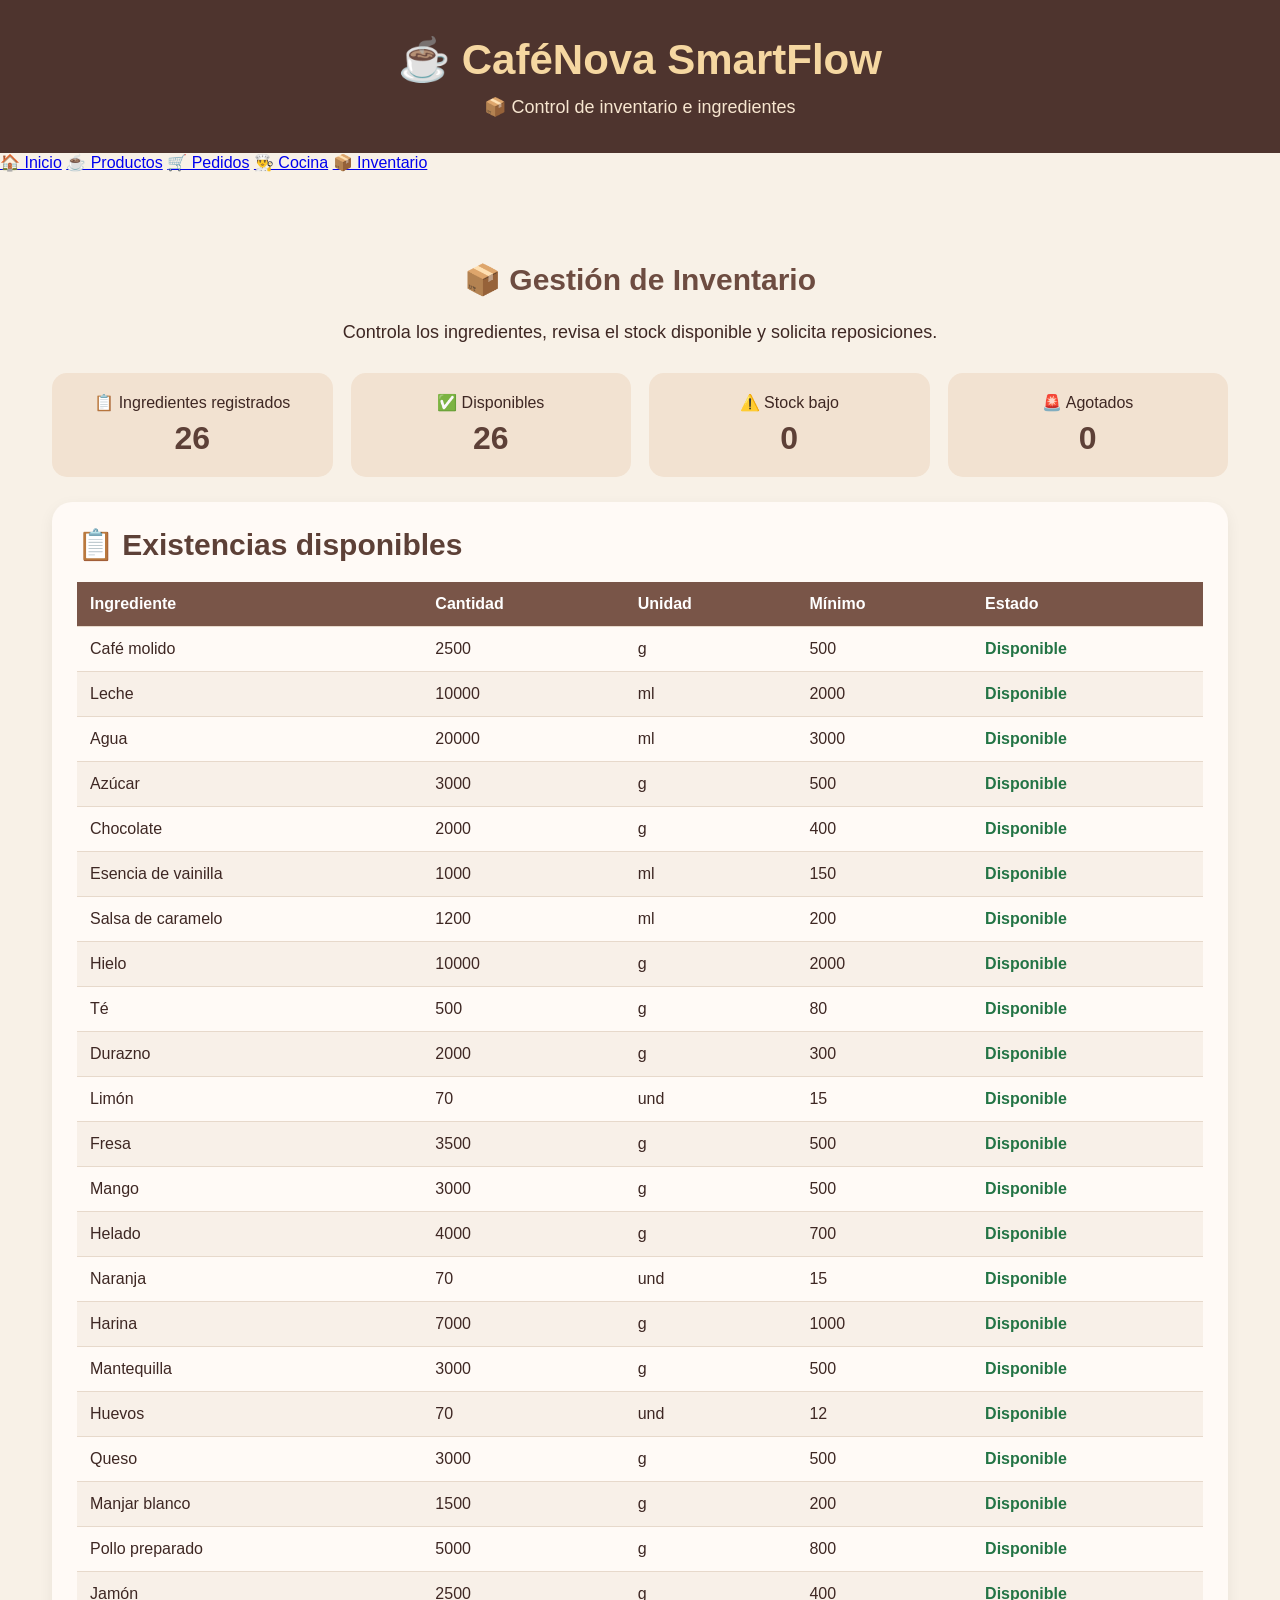
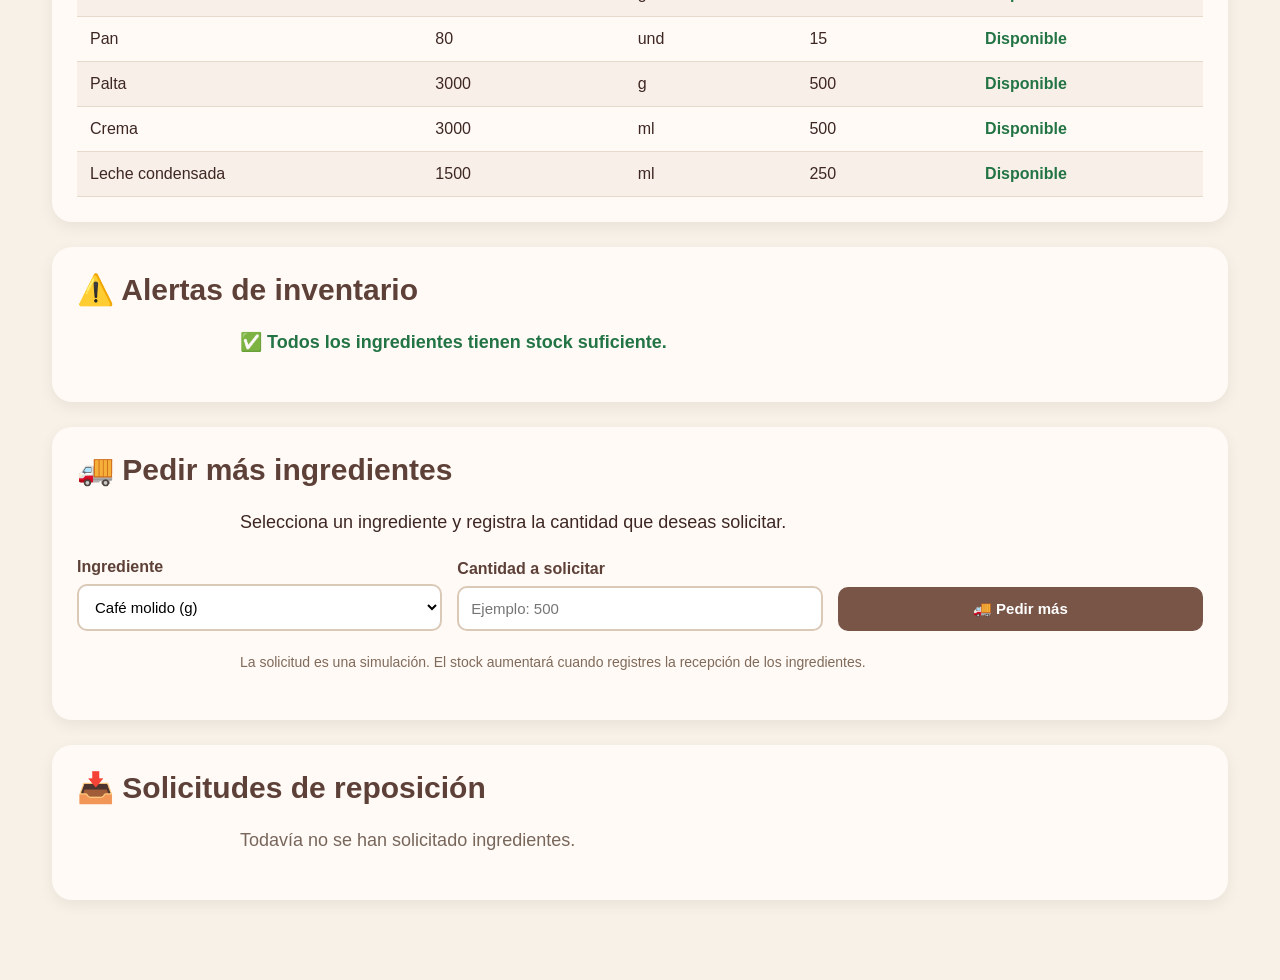
<file: inventario.html>
<!DOCTYPE html>
<html lang="es">
<head>
    <meta charset="UTF-8">
    <meta name="viewport" content="width=device-width, initial-scale=1.0">
    <title>Inventario - CaféNova SmartFlow</title>
    <link rel="stylesheet" href="estilos.css">

    <style>
        .inventario-panel {
            background: #fffaf6;
            border-radius: 20px;
            padding: 25px;
            margin: 25px 0;
            box-shadow: 0 5px 15px #00000010;
            text-align: left;
        }

        .inventario-panel h2 {
            color: #5d4037;
            margin-top: 0;
        }

        .resumen-inventario {
            display: grid;
            grid-template-columns: repeat(
                auto-fit, minmax(180px, 1fr)
            );
            gap: 18px;
            margin: 25px 0;
        }

        .indicador-inventario {
            background: #f2e2d1;
            border-radius: 15px;
            padding: 20px;
            text-align: center;
        }

        .indicador-inventario strong {
            display: block;
            font-size: 32px;
            color: #5d4037;
            margin-top: 8px;
        }

        .tabla-desplazable {
            overflow-x: auto;
        }

        .tabla-inventario {
            border-collapse: collapse;
            width: 100%;
            min-width: 650px;
        }

        .tabla-inventario th,
        .tabla-inventario td {
            padding: 13px;
            border-bottom: 1px solid #e7d9cb;
            text-align: left;
        }

        .tabla-inventario th {
            background: #795548;
            color: white;
        }

        .tabla-inventario tr:nth-child(even) {
            background: #f8f0e8;
        }

        .stock-bajo {
            color: #b16b00;
            font-weight: bold;
        }

        .stock-agotado {
            color: #b42318;
            font-weight: bold;
        }

        .stock-normal {
            color: #237445;
            font-weight: bold;
        }

        .alerta-inventario {
            background: #fff2d6;
            border-left: 5px solid #dd9c23;
            border-radius: 10px;
            padding: 12px;
            margin: 10px 0;
        }

        .formulario-reposicion {
            display: grid;
            grid-template-columns: repeat(
                auto-fit, minmax(200px, 1fr)
            );
            gap: 15px;
            align-items: end;
        }

        .campo-inventario label {
            display: block;
            color: #5d4037;
            font-weight: bold;
            margin-bottom: 8px;
        }

        .campo-inventario select,
        .campo-inventario input {
            width: 100%;
            padding: 12px;
            border: 2px solid #dbc9b8;
            border-radius: 10px;
            background: white;
            box-sizing: border-box;
            font-size: 15px;
        }

        .boton-inventario {
            background: #795548;
            border: none;
            border-radius: 10px;
            color: white;
            padding: 13px 18px;
            font-size: 15px;
            font-weight: bold;
            cursor: pointer;
        }

        .boton-inventario:hover {
            background: #4e342e;
        }

        .boton-recibir {
            background: #287849;
        }

        .boton-recibir:hover {
            background: #1d5936;
        }

        .pedido-proveedor {
            background: #f5e9de;
            padding: 17px;
            border-radius: 12px;
            margin: 12px 0;
        }

        .pedido-proveedor p {
            margin: 7px 0;
        }

        .pedido-proveedor button {
            margin: 8px 8px 0 0;
        }

        .mensaje-vacio {
            color: #78665b;
        }

        .nota-inventario {
            font-size: 14px;
            color: #806a59;
        }
    </style>
</head>

<body>
    <header>
        <h1>☕ CaféNova SmartFlow</h1>
        <p>📦 Control de inventario e ingredientes</p>
    </header>

    <nav>
        <a href="index.html">🏠 Inicio</a>
        <a href="productos.html">☕ Productos</a>
        <a href="pedidos.html">🛒 Pedidos</a>
        <a href="cocina.html">👨‍🍳 Cocina</a>
        <a href="inventario.html">📦 Inventario</a>
    </nav>

    <main>
        <h2>📦 Gestión de Inventario</h2>
        <p>
            Controla los ingredientes, revisa el stock
            disponible y solicita reposiciones.
        </p>

        <section class="resumen-inventario">

            <div class="indicador-inventario">
                <span>📋 Ingredientes registrados</span>
                <strong id="total-ingredientes">0</strong>
            </div>

            <div class="indicador-inventario">
                <span>✅ Disponibles</span>
                <strong id="total-disponibles">0</strong>
            </div>

            <div class="indicador-inventario">
                <span>⚠️ Stock bajo</span>
                <strong id="total-bajos">0</strong>
            </div>

            <div class="indicador-inventario">
                <span>🚨 Agotados</span>
                <strong id="total-agotados">0</strong>
            </div>

        </section>

        <section class="inventario-panel">
            <h2>📋 Existencias disponibles</h2>

            <div class="tabla-desplazable">
                <table class="tabla-inventario">
                    <thead>
                        <tr>
                            <th>Ingrediente</th>
                            <th>Cantidad</th>
                            <th>Unidad</th>
                            <th>Mínimo</th>
                            <th>Estado</th>
                        </tr>
                    </thead>

                    <tbody id="tabla-stock">
                    </tbody>
                </table>
            </div>
        </section>

        <section class="inventario-panel">
            <h2>⚠️ Alertas de inventario</h2>
            <div id="alertas-stock"></div>
        </section>

        <section class="inventario-panel">
            <h2>🚚 Pedir más ingredientes</h2>

            <p>
                Selecciona un ingrediente y registra
                la cantidad que deseas solicitar.
            </p>

            <form id="formulario-reposicion"
                  class="formulario-reposicion">

                <div class="campo-inventario">
                    <label for="ingrediente-reponer">
                        Ingrediente
                    </label>
                    <select id="ingrediente-reponer" required>
                    </select>
                </div>

                <div class="campo-inventario">
                    <label for="cantidad-reponer">
                        Cantidad a solicitar
                    </label>
                    <input type="number"
                           id="cantidad-reponer"
                           min="1"
                           step="1"
                           placeholder="Ejemplo: 500"
                           required>
                </div>

                <button type="submit"
                        class="boton-inventario">
                    🚚 Pedir más
                </button>
            </form>

            <p class="nota-inventario">
                La solicitud es una simulación.
                El stock aumentará cuando registres
                la recepción de los ingredientes.
            </p>
        </section>

        <section class="inventario-panel">
            <h2>📥 Solicitudes de reposición</h2>
            <div id="lista-reposiciones"></div>
        </section>

    </main>

    <script src="inventario.js"></script>
</body>
</html>
</file>
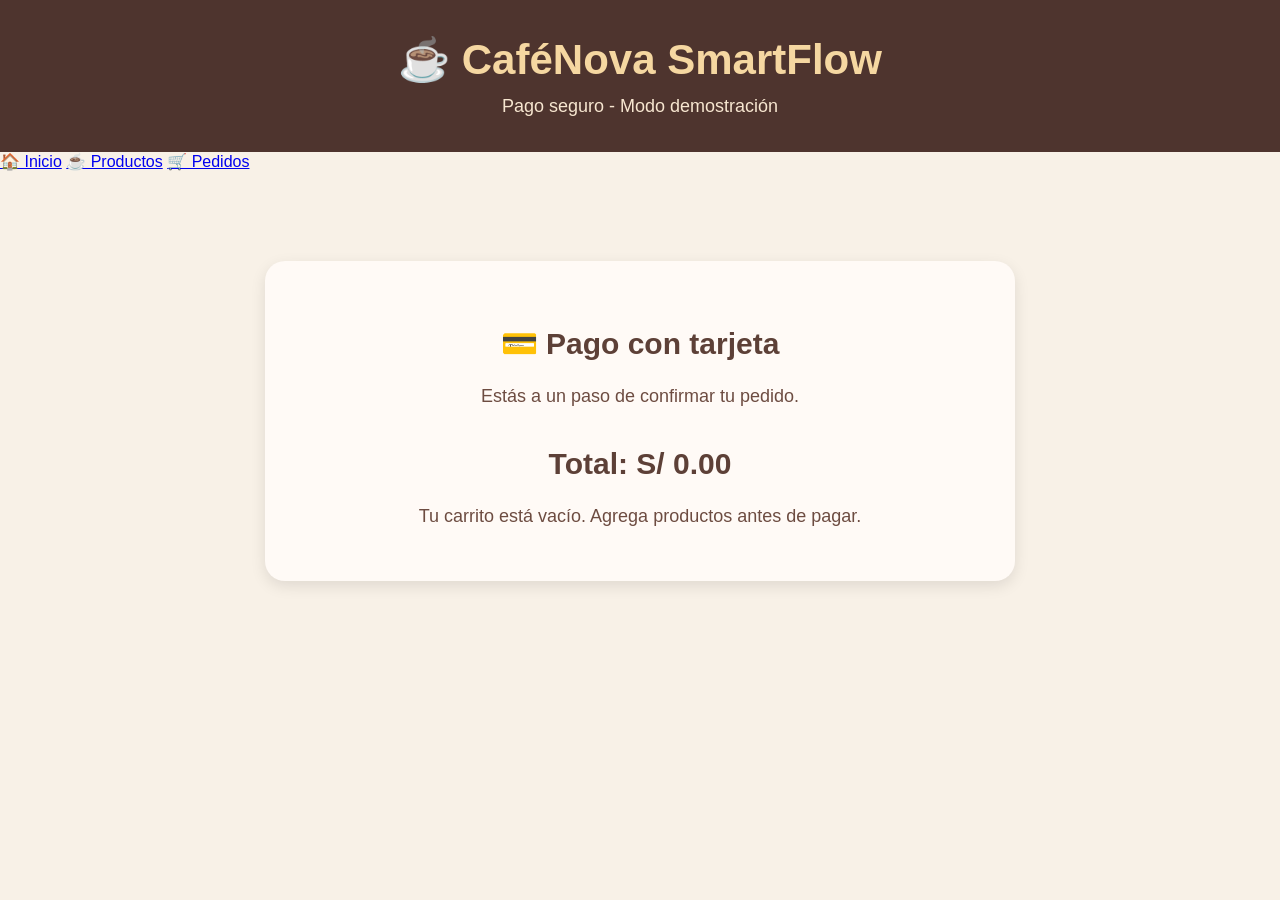
<file: pago.html>
<!DOCTYPE html>
<html lang="es">
<head>
    <meta charset="UTF-8">
    <meta name="viewport"
          content="width=device-width, initial-scale=1.0">
    <title>Pago con tarjeta - CaféNova</title>
    <link rel="stylesheet" href="estilos.css">
</head>
<body>

    <header>
        <h1>☕ CaféNova SmartFlow</h1>
        <p>Pago seguro - Modo demostración</p>
    </header>

    <nav>
        <a href="index.html">🏠 Inicio</a>
        <a href="productos.html">☕ Productos</a>
        <a href="pedidos.html">🛒 Pedidos</a>
    </nav>

    <main>
        <section class="finalizar-compra">

            <h2>💳 Pago con tarjeta</h2>

            <p>
                Estás a un paso de confirmar tu pedido.
            </p>

            <h2 id="total-pago">Total: S/ 0.00</h2>

            <form id="formulario-pago">

                <p>Selecciona el tipo de tarjeta:</p>

                <label>
                    <input type="radio"
                           name="tipo-tarjeta"
                           value="Débito" checked>
                    Tarjeta de débito
                </label>

                <label>
                    <input type="radio"
                           name="tipo-tarjeta"
                           value="Crédito">
                    Tarjeta de crédito
                </label>
  
<div class="datos-tarjeta">
    <h3>💳 Datos de tarjeta de prueba</h3>

    <p class="aviso-pago">
        Solo demostración. No ingreses datos
        de tarjetas bancarias reales.
    </p>

    <label for="numero-tarjeta">
        Número de tarjeta ficticia:
    </label>
    <input
        type="text"
        id="numero-tarjeta"
        placeholder="0000 0000 0000 0000"
        inputmode="numeric"
        maxlength="19"
        pattern="0000 0000 0000 0000"
        title="Para esta demostración escribe 0000 0000 0000 0000"
        required
        autocomplete="off"
    >

    <label for="nombre-tarjeta">
        Nombre del titular ficticio:
    </label>
    <input
        type="text"
        id="nombre-tarjeta"
        placeholder="CLIENTE DEMO"
        required
        autocomplete="off"
    >
</div>

                <p>
                    No ingreses datos bancarios reales.
                    Este pago es únicamente una simulación.
                </p>

                <button type="submit"
                        class="boton-finalizar">
                    ✅ Confirmar pago de prueba
                </button>

            </form>

        </section>
    </main>

    
<script src="carrito.js"></script>
<script src="inventario.js"></script>
<script src="pago.js"></script>

</body>
</html>
</file>
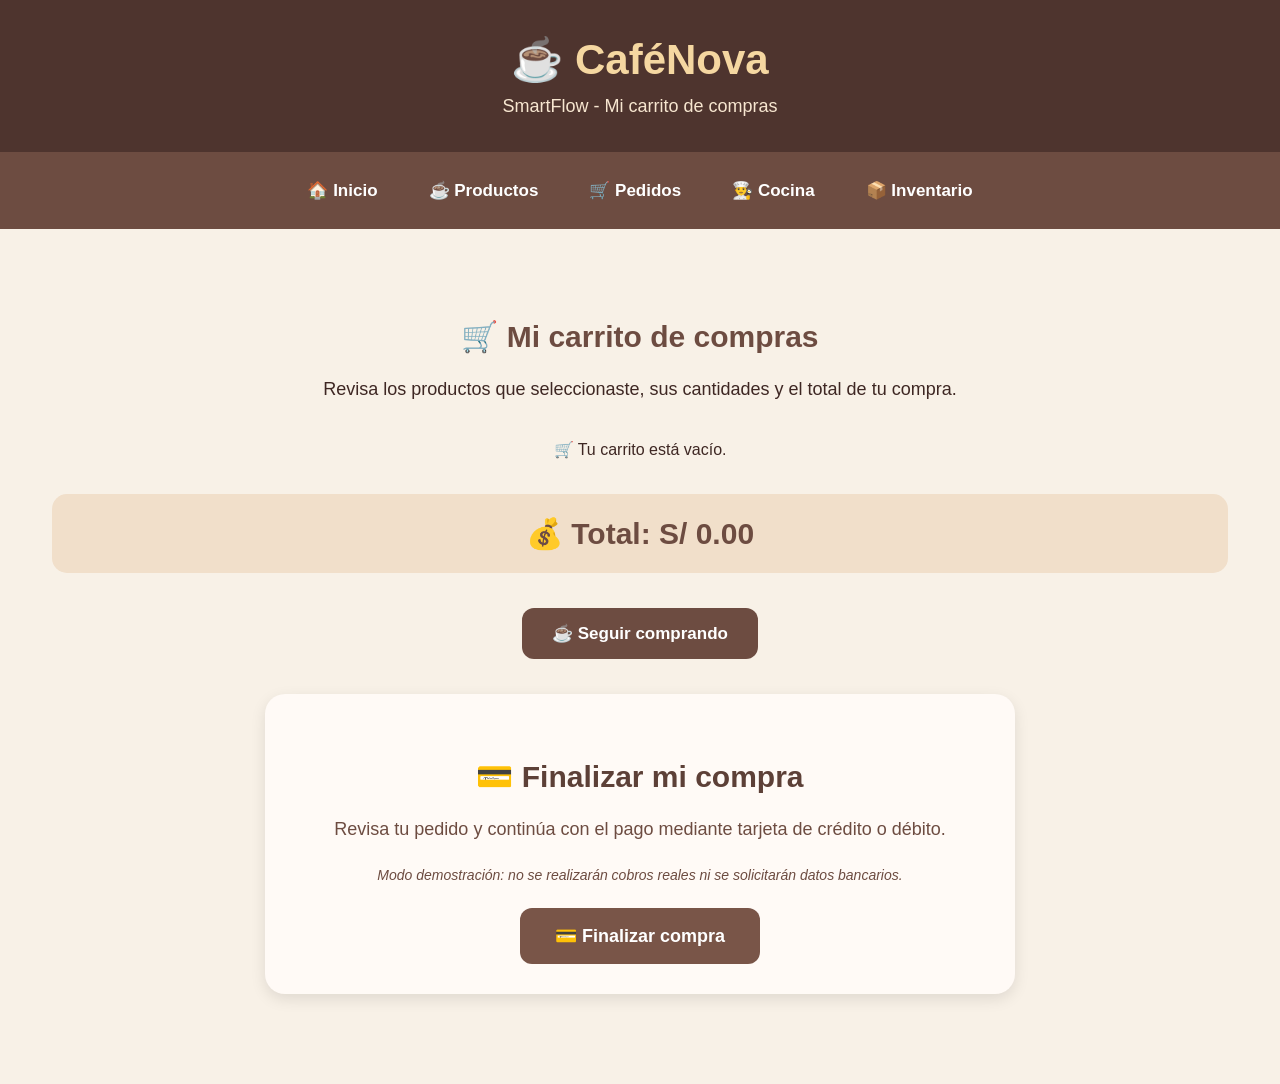
<file: pedidos.html>
<!DOCTYPE html>
<html lang="es">
<head>
    <meta charset="UTF-8">
    <meta name="viewport" content="width=device-width, initial-scale=1.0">
    <title>Mis pedidos - CaféNova</title>
    <link rel="stylesheet" href="estilos.css">
</head>
<body>

    <header>
        <h1>☕ CaféNova</h1>
        <p>SmartFlow - Mi carrito de compras</p>
    </header>

    <nav class="menu-principal">
        <a href="index.html">🏠 Inicio</a>
        <a href="productos.html">☕ Productos</a>
        <a href="pedidos.html">🛒 Pedidos</a>
        <a href="cocina.html">👨‍🍳 Cocina</a>
        <a href="inventario.html">📦 Inventario</a>
    </nav>

    <main>
        <h2>🛒 Mi carrito de compras</h2>

        <p>
            Revisa los productos que seleccionaste,
            sus cantidades y el total de tu compra.
        </p>

        <section id="lista-carrito"></section>

        <h2 id="total-carrito">Total: S/ 0.00</h2>

        <a href="productos.html" class="boton-productos">
            ☕ Seguir comprando
        </a>
        
<section class="finalizar-compra">

    <h2>💳 Finalizar mi compra</h2>

    <p>
        Revisa tu pedido y continúa con el pago
        mediante tarjeta de crédito o débito.
    </p>

    <p class="aviso-pago">
        Modo demostración: no se realizarán
        cobros reales ni se solicitarán
        datos bancarios.
    </p>

    <button type="button"
            id="boton-finalizar"
            class="boton-finalizar">
        💳 Finalizar compra
    </button>

</section>

    </main>

    <script src="carrito.js"></script>
</body>
</html>
</file>
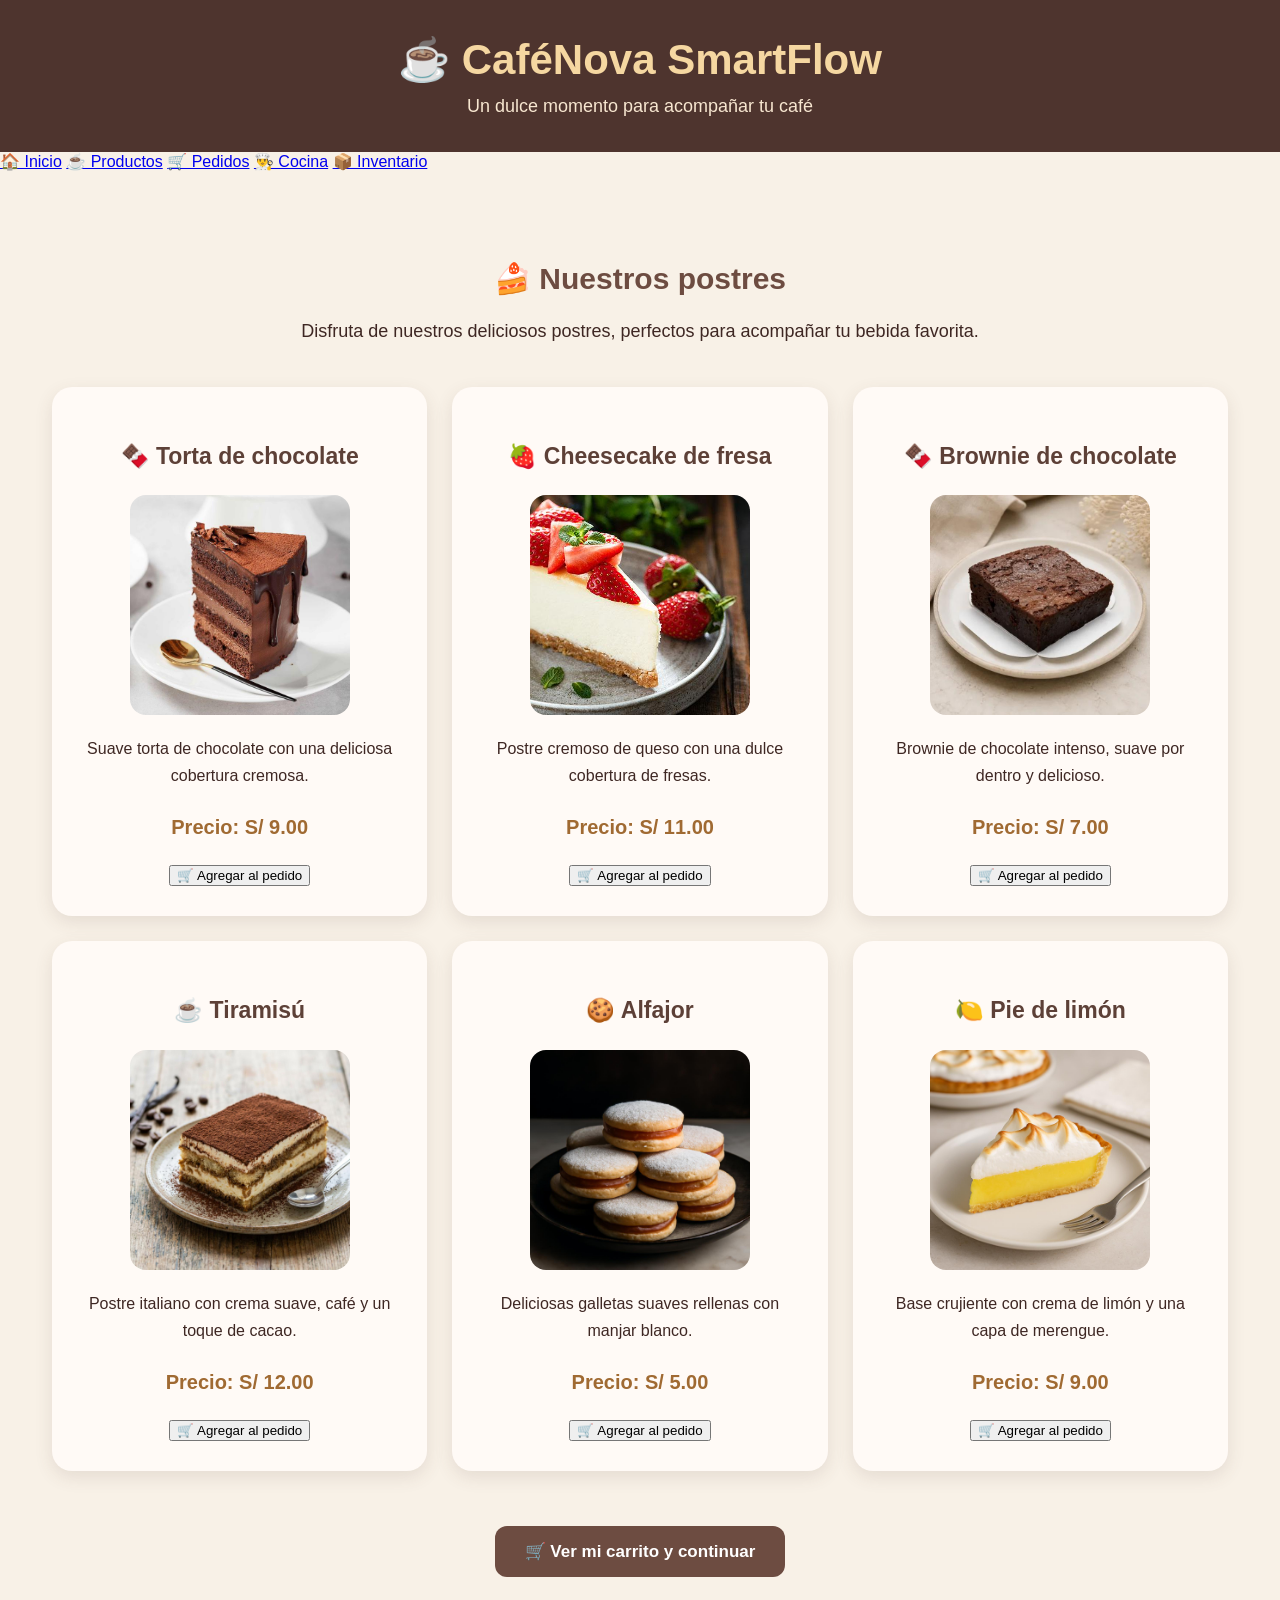
<file: postres.html>
<!DOCTYPE html>
<html lang="es">
<head>
    <meta charset="UTF-8">
    <meta name="viewport" content="width=device-width, initial-scale=1.0">
    <title>Postres - CaféNova</title>
    <link rel="stylesheet" href="estilos.css">
</head>

<body class="pagina-postres">

    <header>
        <h1>☕ CaféNova SmartFlow</h1>
        <p>Un dulce momento para acompañar tu café</p>
    </header>

    <nav>
        <a href="index.html">🏠 Inicio</a>
        <a href="productos.html">☕ Productos</a>
        <a href="pedidos.html">🛒 Pedidos</a>
        <a href="cocina.html">👨‍🍳 Cocina</a>
        <a href="inventario.html">📦 Inventario</a>
    </nav>

    <main>
        <h2>🍰 Nuestros postres</h2>
        <p>
            Disfruta de nuestros deliciosos postres,
            perfectos para acompañar tu bebida favorita.
        </p>

        <section class="catalogo-productos">

            <!-- 1. Torta de chocolate -->
            <div class="producto">
                <h3>🍫 Torta de chocolate</h3>
                <img src="imagenes/postres/torta de chocolate.jpg"
     alt="Torta de chocolate">
                <p>Suave torta de chocolate con una deliciosa cobertura cremosa.</p>
                <h4>Precio: S/ 9.00</h4>
                <button type="button" class="boton-agregar"
                    onclick="agregarAlCarrito('Torta de chocolate', 9.00)">
                    🛒 Agregar al pedido
                </button>
            </div>

            <!-- 2. Cheesecake de fresa -->
            <div class="producto">
                <h3>🍓 Cheesecake de fresa</h3>
                <img src="imagenes/postres/Cheesecake de fresa.jpg"
     alt="Cheesecake de fresa">
                <p>Postre cremoso de queso con una dulce cobertura de fresas.</p>
                <h4>Precio: S/ 11.00</h4>
                <button type="button" class="boton-agregar"
                    onclick="agregarAlCarrito('Cheesecake de fresa', 11.00)">
                    🛒 Agregar al pedido
                </button>
            </div>

            <!-- 3. Brownie -->
            <div class="producto">
                <h3>🍫 Brownie de chocolate</h3>
                <img src="imagenes/postres/Brownie de chocolate.jpg"
     alt="Brownie de chocolate">
                <p>Brownie de chocolate intenso, suave por dentro y delicioso.</p>
                <h4>Precio: S/ 7.00</h4>
                <button type="button" class="boton-agregar"
                    onclick="agregarAlCarrito('Brownie de chocolate', 7.00)">
                    🛒 Agregar al pedido
                </button>
            </div>

            <!-- 4. Tiramisú -->
            <div class="producto">
                <h3>☕ Tiramisú</h3>
                <img src="imagenes/postres/Tiramisú.jpg"
     alt="Tiramisú">
                <p>Postre italiano con crema suave, café y un toque de cacao.</p>
                <h4>Precio: S/ 12.00</h4>
                <button type="button" class="boton-agregar"
                    onclick="agregarAlCarrito('Tiramisú', 12.00)">
                    🛒 Agregar al pedido
                </button>
            </div>

            <!-- 5. Alfajor -->
            <div class="producto">
                <h3>🍪 Alfajor</h3>
                <img src="imagenes/postres/Alfajor.jpg"
     alt="Alfajor">
                <p>Deliciosas galletas suaves rellenas con manjar blanco.</p>
                <h4>Precio: S/ 5.00</h4>
                <button type="button" class="boton-agregar"
                    onclick="agregarAlCarrito('Alfajor', 5.00)">
                    🛒 Agregar al pedido
                </button>
            </div>

            <!-- 6. Pie de limón -->
            <div class="producto">
                <h3>🍋 Pie de limón</h3>
                <img src="imagenes/postres/Pie de limón.jpg"
     alt="Pie de limón">
                <p>Base crujiente con crema de limón y una capa de merengue.</p>
                <h4>Precio: S/ 9.00</h4>
                <button type="button" class="boton-agregar"
                    onclick="agregarAlCarrito('Pie de limón', 9.00)">
                    🛒 Agregar al pedido
                </button>
            </div>

        </section>

        <a href="pedidos.html" class="boton-productos">
            🛒 Ver mi carrito y continuar
        </a>
    </main>

    <script src="carrito.js"></script>
</body>
</html>
</file>
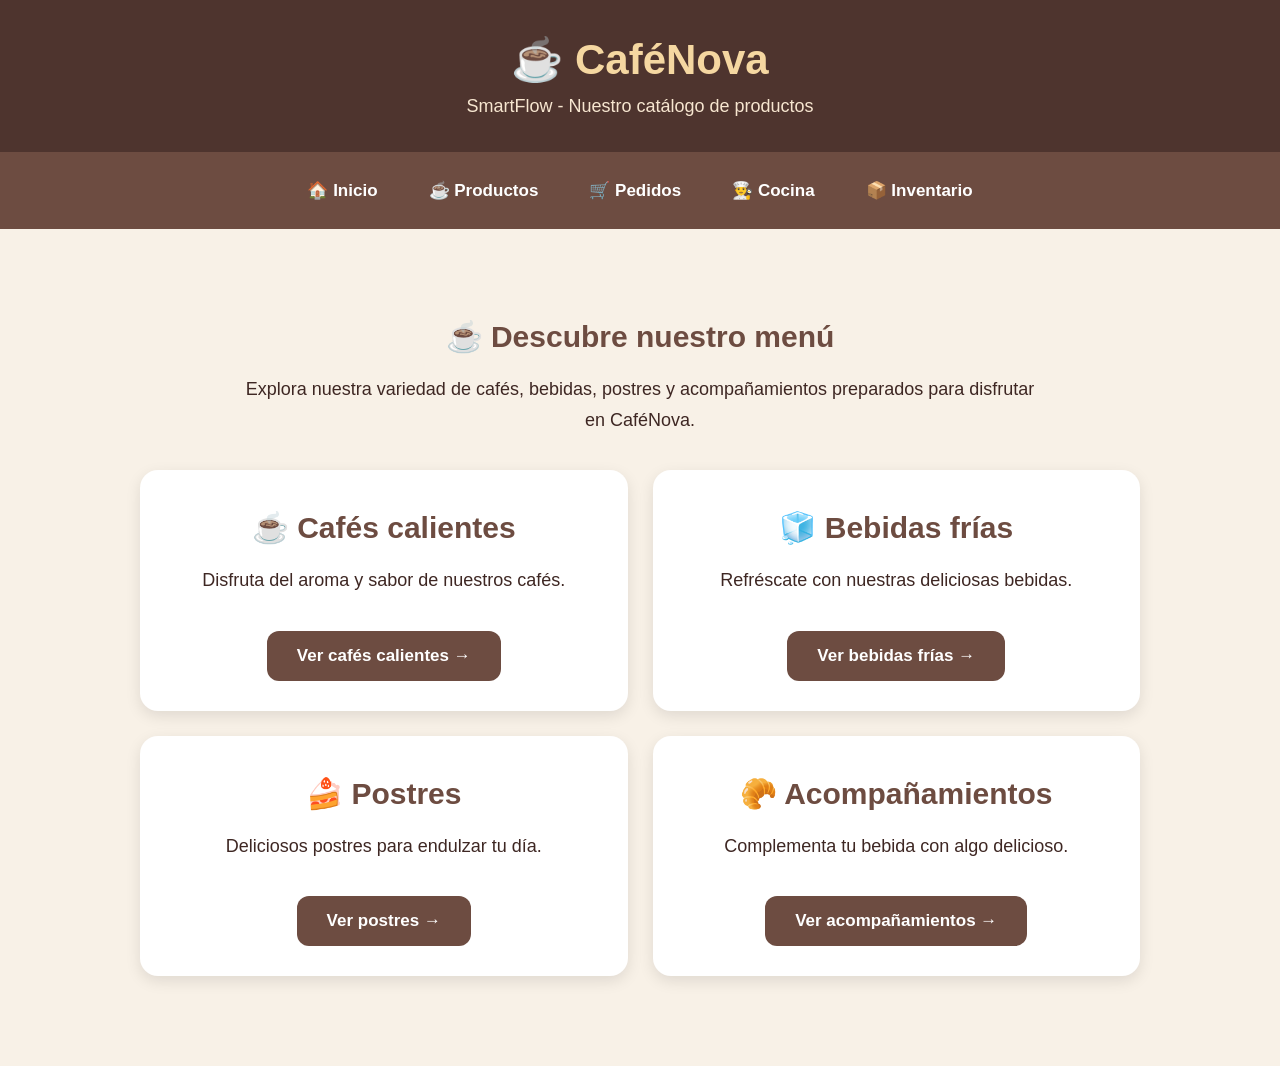
<file: productos.html>
<!DOCTYPE html>
<html lang="es">
<head>
    <meta charset="UTF-8">
    <meta name="viewport" content="width=device-width, initial-scale=1.0">
    <title>Productos - CaféNova SmartFlow</title>
    <link rel="stylesheet" href="estilos.css">
</head>
<body>

    <header>
        <h1>☕ CaféNova</h1>
        <p>SmartFlow - Nuestro catálogo de productos</p>
    </header>

    <nav class="menu-principal">
        <a href="index.html">🏠 Inicio</a>
        <a href="productos.html">☕ Productos</a>
        <a href="pedidos.html">🛒 Pedidos</a>
        <a href="cocina.html">👨‍🍳 Cocina</a>
        <a href="inventario.html">📦 Inventario</a>
    </nav>

    <main>
        <h2>☕ Descubre nuestro menú</h2>
        <p>
            Explora nuestra variedad de cafés, bebidas,
            postres y acompañamientos preparados
            para disfrutar en CaféNova.
        </p>

        
<section class="categorias-productos">

    <div class="categoria">
        <h2>☕ Cafés calientes</h2>
        <p>Disfruta del aroma y sabor de nuestros cafés.</p>
        <a href="cafes.html" class="boton-productos">
            Ver cafés calientes →
        </a>
    </div>

    <div class="categoria">
        <h2>🧊 Bebidas frías</h2>
        <p>Refréscate con nuestras deliciosas bebidas.</p>
        <a href="bebidas.html" class="boton-productos">
            Ver bebidas frías →
        </a>
    </div>

    <div class="categoria">
        <h2>🍰 Postres</h2>
        <p>Deliciosos postres para endulzar tu día.</p>
        <a href="postres.html" class="boton-productos">
            Ver postres →
        </a>
    </div>

    <div class="categoria">
        <h2>🥐 Acompañamientos</h2>
        <p>Complementa tu bebida con algo delicioso.</p>
        <a href="acompanamientos.html" class="boton-productos">
            Ver acompañamientos →
        </a>
    </div>

</section>
    </main>

</body>
</html>
</file>
<file: estilos.css>
/* =====================================
   CAFÉNOVA SMARTFLOW - ESTILOS GENERALES
===================================== */

* {
    box-sizing: border-box;
}

body {
    margin: 0;
    font-family: Arial, sans-serif;
    background-color: #f8f1e7;
    color: #3e2723;
}

/* ENCABEZADO */

header {
    background-color: #4e342e;
    color: white;
    text-align: center;
    padding: 35px 20px;
}

header h1 {
    font-size: 42px;
    margin: 0;
    color: #f5d7a1;
}

header p {
    font-size: 18px;
    margin: 12px 0 0;
    color: #f7e6d0;
}

/* MENÚ PRINCIPAL */

.menu-principal {
    background-color: #6d4c41;
    display: flex;
    justify-content: center;
    align-items: center;
    flex-wrap: wrap;
    gap: 15px;
    padding: 16px;
}

.menu-principal a {
    color: white;
    text-decoration: none;
    font-size: 17px;
    font-weight: bold;
    padding: 12px 18px;
    border-radius: 10px;
    transition: background-color 0.3s;
}

.menu-principal a:hover {
    background-color: #a1887f;
}

/* CONTENIDO PRINCIPAL */

main {
    width: 95%;
    max-width: 1300px;
    margin: 35px auto;
    padding: 20px;
    text-align: center;
}

h2 {
    color: #6d4c41;
    font-size: 30px;
    margin: 35px 0 20px;
}

main p {
    font-size: 18px;
    line-height: 1.7;
    max-width: 800px;
    margin: 20px auto;
}

/* =====================================
   CATÁLOGO DE PRODUCTOS
===================================== */

.catalogo-productos {
    display: grid;
    grid-template-columns: repeat(3, minmax(0, 1fr));
    gap: 25px;
    width: 100%;
    margin: 40px auto;
}

/* TARJETAS */

.producto {
    min-width: 0;
    width: 100%;
    background-color: #fffaf6;
    padding: 30px 25px;
    border-radius: 20px;
    text-align: center;
    box-shadow: 0 6px 18px rgba(93, 64, 55, 0.12);
    transition: transform 0.3s ease;
}

.producto:hover {
    transform: translateY(-8px);
}

.producto h3 {
    color: #5d4037;
    font-size: 23px;
    line-height: 1.4;
    overflow-wrap: break-word;
}

.producto p {
    font-size: 16px;
    line-height: 1.7;
    max-width: 100%;
}

.producto h4 {
    color: #a06a32;
    font-size: 20px;
}


/* Imágenes cuadradas de los productos */
.producto img {
    display: block;
    width: 220px;
    height: 220px;
    max-width: 100%;
    aspect-ratio: 1 / 1;
    object-fit: cover;
    object-position: center;
    border-radius: 16px;
    margin: 20px auto;
}


/* =====================================
   PÁGINA DE CAFÉS
===================================== */

body.pagina-cafes {
    background-color: #f7dfce;
}

.pagina-cafes main {
    width: 95%;
    max-width: 1350px;
}

.pagina-cafes .catalogo-productos {
    width: 100%;
    grid-template-columns: repeat(3, minmax(0, 1fr));
    gap: 30px;
}

/* =====================================
   CATEGORÍAS DE PRODUCTOS
===================================== */

.categorias-productos {
    display: grid;
    grid-template-columns: repeat(2, minmax(0, 1fr));
    gap: 25px;
    max-width: 1000px;
    margin: 35px auto;
}

.categoria {
    background-color: white;
    padding: 30px 25px;
    border-radius: 18px;
    text-align: center;
    box-shadow: 0 5px 15px rgba(0, 0, 0, 0.1);
    transition: transform 0.3s;
}

.categoria:hover {
    transform: translateY(-6px);
}

.categoria h2 {
    margin-top: 10px;
}

.categoria p {
    margin-bottom: 20px;
}

/* =====================================
   SECCIÓN DESCUBRIR MÁS PRODUCTOS
===================================== */

.descubrir-productos {
    background-color: white;
    border: 1px solid #e4d5c4;
    border-radius: 18px;
    padding: 35px 25px;
    margin: 45px auto;
    max-width: 850px;
    text-align: center;
    box-shadow: 0 5px 15px rgba(0, 0, 0, 0.08);
}

.descubrir-productos h2 {
    color: #5d4037;
    font-size: 27px;
    margin: 10px 0;
}

.descubrir-productos p {
    color: #6d4c41;
    font-size: 17px;
}

/* BOTONES */

.boton-productos {
    display: inline-block;
    background-color: #6d4c41;
    color: white;
    text-decoration: none;
    padding: 15px 30px;
    border-radius: 12px;
    font-size: 17px;
    font-weight: bold;
    margin-top: 15px;
    transition: 0.3s ease;
}

.boton-productos:hover {
    background-color: #4e342e;
    transform: translateY(-4px);
}

/* =====================================
   DISEÑO RESPONSIVE
===================================== */

@media (max-width: 850px) {
    .catalogo-productos,
    .pagina-cafes .catalogo-productos {
        grid-template-columns: repeat(2, minmax(0, 1fr));
    }
}

@media (max-width: 600px) {
    .catalogo-productos,
    .pagina-cafes .catalogo-productos,
    .categorias-productos {
        grid-template-columns: 1fr;
    }

    .menu-principal {
        gap: 8px;
        padding: 12px;
    }

    .menu-principal a {
        font-size: 14px;
        padding: 10px;
    }

    header h1 {
        font-size: 34px;
    }

    h2 {
        font-size: 25px;
    }

    main {
        width: 100%;
        padding: 15px;
    }
}

/* Productos agregados al carrito */
#lista-carrito {
    display: grid;
    grid-template-columns: repeat(auto-fit, minmax(250px, 1fr));
    gap: 20px;
    margin: 35px auto;
}

.producto-carrito {
    background-color: #fffaf6;
    border: 1px solid #e4d5c4;
}

#total-carrito {
    background-color: #f1dfca;
    border-radius: 15px;
    padding: 22px;
    margin-top: 30px;
}

/* Sección para finalizar la compra */
.finalizar-compra {
    background-color: #fffaf6;
    border-radius: 20px;
    padding: 30px;
    margin: 35px auto;
    max-width: 750px;
    text-align: center;
    box-shadow: 0 5px 15px rgba(0, 0, 0, 0.1);
}

.finalizar-compra h2 {
    color: #5d4037;
}

.finalizar-compra p {
    color: #6d4c41;
}

.aviso-pago {
    font-size: 14px;
    font-style: italic;
}

.boton-finalizar {
    background-color: #795548;
    color: white;
    border: none;
    border-radius: 12px;
    padding: 17px 35px;
    font-size: 18px;
    font-weight: bold;
    cursor: pointer;
    transition: 0.3s;
}

.boton-finalizar:hover {
    background-color: #4e342e;
    transform: scale(1.04);
}

/* Formulario de tarjeta de demostración */
.datos-tarjeta {
    background-color: #fffaf6;
    border-radius: 15px;
    padding: 25px;
    margin: 25px auto;
    max-width: 450px;
    text-align: left;
}

.datos-tarjeta label {
    display: block;
    font-weight: bold;
    color: #5d4037;
    margin: 15px 0 8px;
}

.datos-tarjeta input {
    width: 100%;
    padding: 13px;
    border: 2px solid #d7c4b3;
    border-radius: 10px;
    font-size: 16px;
    box-sizing: border-box;
}

.datos-tarjeta input:focus {
    outline: none;
    border-color: #795548;
}
</file>
